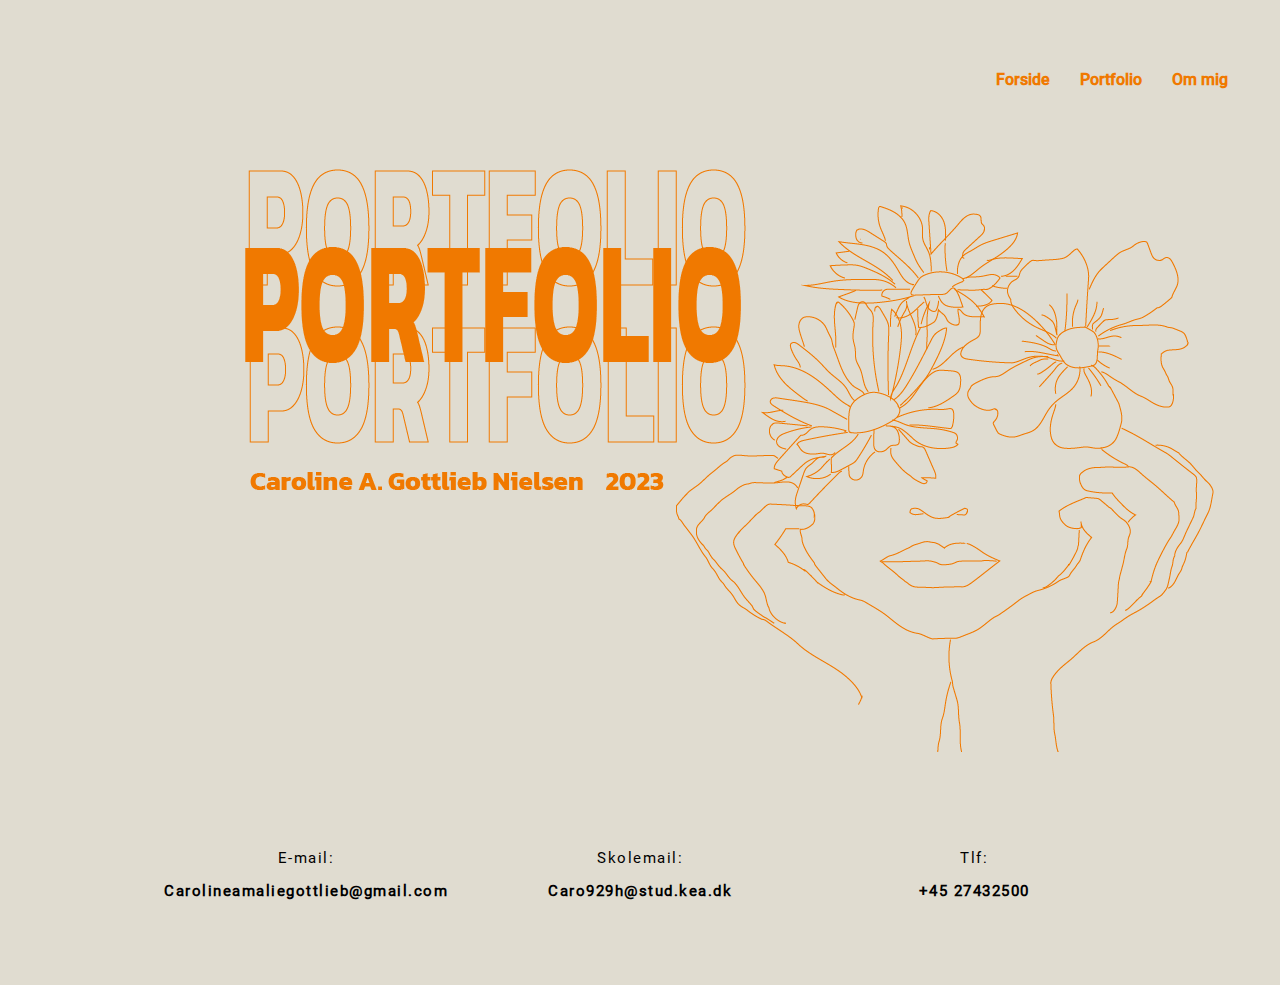
<file: index.html>
<!DOCTYPE html>
<html lang="da">
  <head>
    <meta charset="UTF-8" />
    <meta http-equiv="X-UA-Compatible" content="IE=edge" />
    <meta name="viewport" content="width=device-width, initial-scale=1.0" />
    <meta name="robots" content="noindex" />
    <title>Portfolio eksamen</title>
    <link rel="stylesheet" href="generel.css" />
    <link rel="stylesheet" href="layout.css" />
    <link rel="icon" type="image/svg+xml" href="billeder/favicon1.png" />
  </head>
  <body>
    <header>
      <div class="logo">
        <a href="index.html"></a>
      </div>

      <nav class="index_nav">
        <button class="toggle-btn">
          <img class="menubtn" src="billeder/Menu.svg" alt="" />
          <img class="close" src="billeder/Menu_luk.svg" alt="" />
        </button>
        <ul class="index_menu">
          <li><a href="index.html"> Forside</a></li>
          <li><a href="portfolio.html">Portfolio</a></li>
          <li><a href="om_mig.html">Om mig</a></li>
        </ul>
      </nav>
    </header>
    <main>
      <img class="forside_billede" src="billeder/forside1.png" alt="portfolio" />
      <img class="forside_billede_mobil" src="billeder/forside_mobil.png" alt="portfolio" />
      <hr />
    </main>
    <script src="script.js"></script>
    <footer>
      <section class="section_footer">
        <div class="footer1">
          <p>E-mail:</p>
          <p>
            <a href="mailto:carolineamaliegottlieb@gmail.com"> Carolineamaliegottlieb@gmail.com</a>
          </p>
        </div>
        <div class="footer2">
          <p>Skolemail:</p>
          <p>
            <a href="mailto:caro929h@stud.kea.dk"> Caro929h@stud.kea.dk</a>
          </p>
        </div>
        <div class="footer3">
          <p>Tlf:</p>
          <p>
            <a href="tel:27432500"> +45 27432500 </a>
          </p>
        </div>
      </section>
    </footer>
  </body>
</html>
</file>
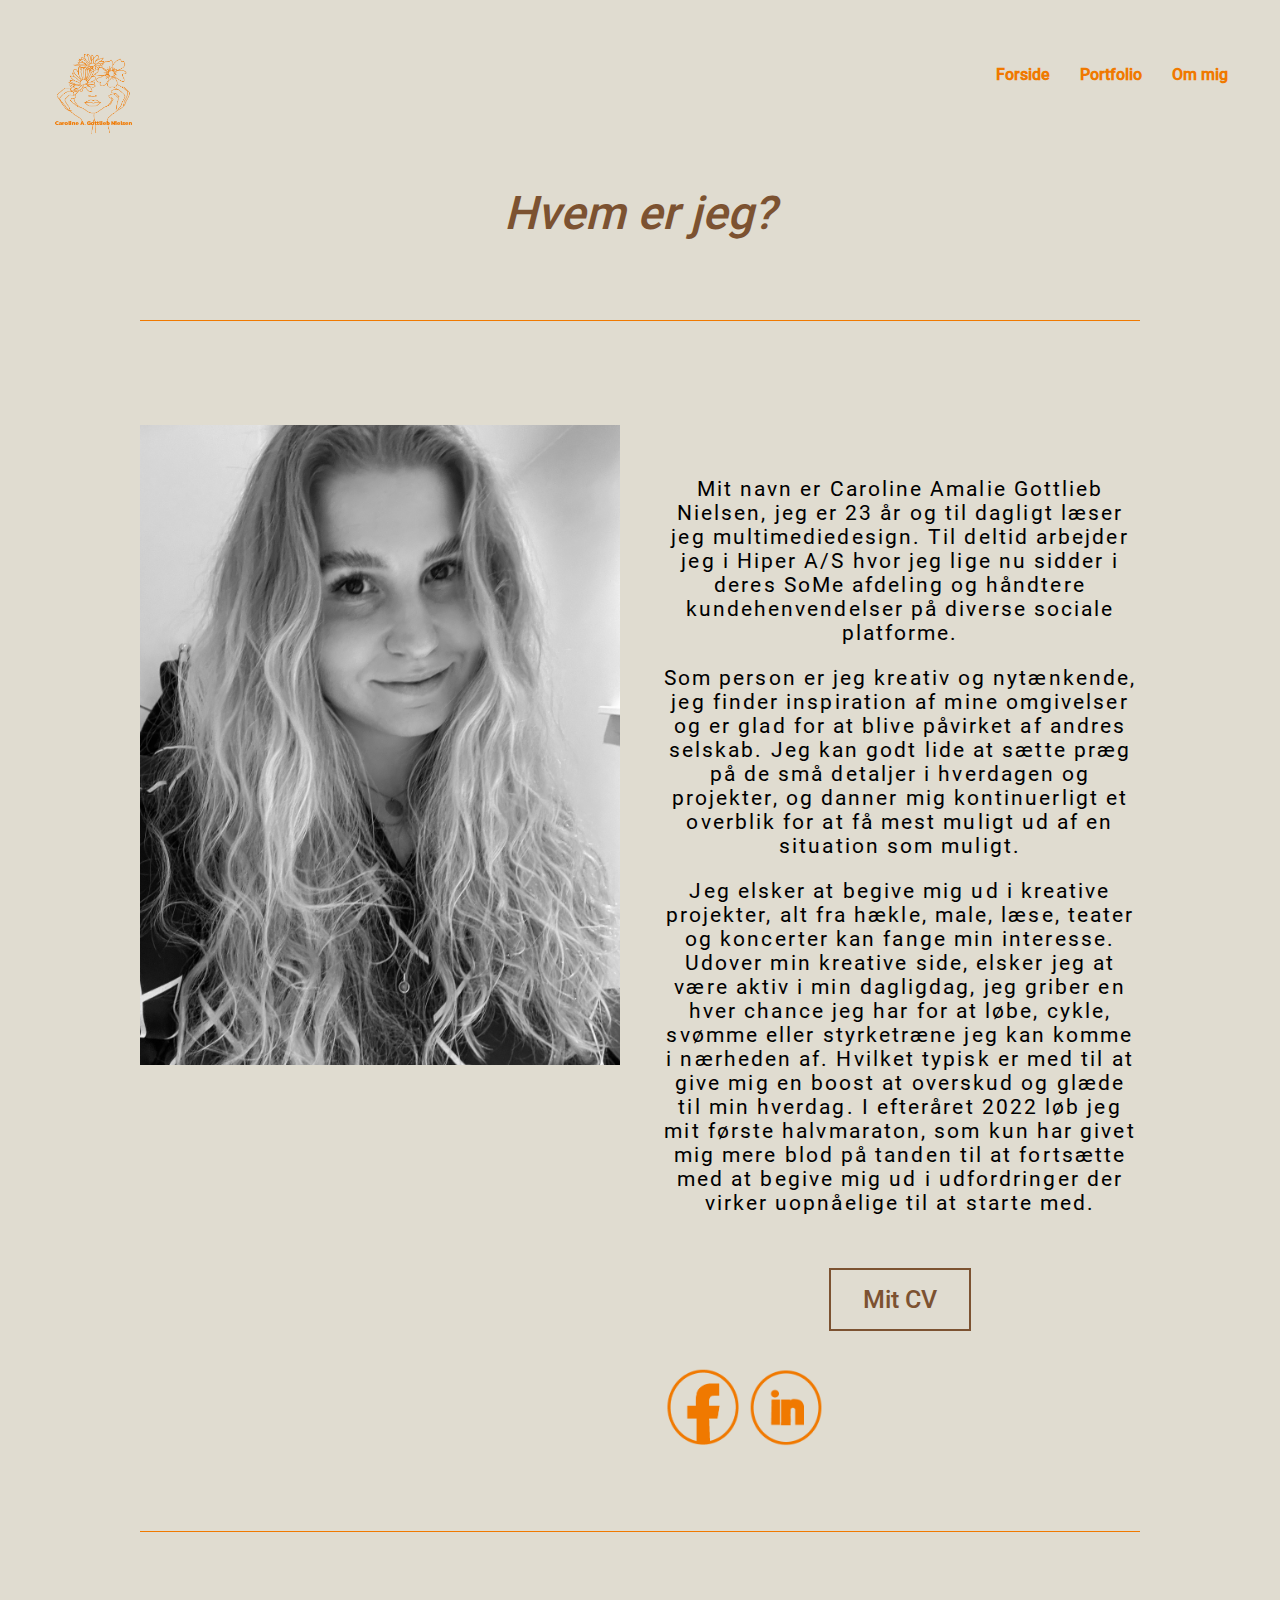
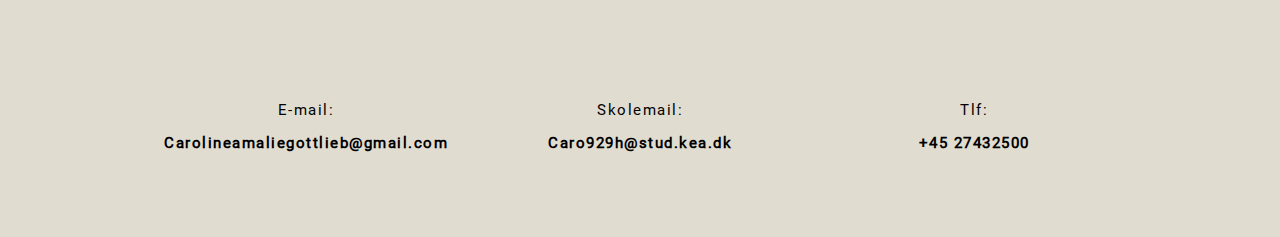
<file: om_mig.html>
<!DOCTYPE html>
<html lang="da">
  <head>
    <meta charset="UTF-8" />
    <meta http-equiv="X-UA-Compatible" content="IE=edge" />
    <meta name="viewport" content="width=device-width, initial-scale=1.0" />
    <meta name="robots" content="noindex" />
    <title>Om Mig</title>
    <link rel="stylesheet" href="generel.css" />
    <link rel="stylesheet" href="layout.css" />
    <link rel="icon" type="image/svg+xml" href="billeder/favicon1.png" />
  </head>
  <body>
    <header>
      <div class="logo">
        <a href="index.html">
          <img src="billeder/logo.png" alt="logo" />
        </a>
      </div>

      <nav class="index_nav">
        <button class="toggle-btn">
          <img class="menubtn" src="billeder/Menu.svg" alt="" />
          <img class="close" src="billeder/Menu_luk.svg" alt="" />
        </button>
        <ul>
          <li><a href="index.html"> Forside</a></li>
          <li><a href="portfolio.html">Portfolio</a></li>
          <li><a href="om_mig.html">Om mig</a></li>
        </ul>
      </nav>
    </header>
    <main class="main_grid">
      <section class="first_section">
        <h2 class="portfolio">Hvem er jeg?</h2>
        <hr />
      </section>
      <section class="second_section">
        <div class="ommig_grid">
          <img class="mig_billede" src="mig/IMG_5703.jpeg" alt="" />
          <div>
            <p>
              Mit navn er Caroline Amalie Gottlieb Nielsen, jeg er 23 år og til dagligt læser jeg multimediedesign. Til deltid arbejder jeg i Hiper A/S hvor jeg lige nu sidder i deres SoMe afdeling og håndtere kundehenvendelser på diverse sociale
              platforme.
            </p>
            <p>
              Som person er jeg kreativ og nytænkende, jeg finder inspiration af mine omgivelser og er glad for at blive påvirket af andres selskab. Jeg kan godt lide at sætte præg på de små detaljer i hverdagen og projekter, og danner mig
              kontinuerligt et overblik for at få mest muligt ud af en situation som muligt.
            </p>
            <p>
              Jeg elsker at begive mig ud i kreative projekter, alt fra hækle, male, læse, teater og koncerter kan fange min interesse. Udover min kreative side, elsker jeg at være aktiv i min dagligdag, jeg griber en hver chance jeg har for at løbe,
              cykle, svømme eller styrketræne jeg kan komme i nærheden af. Hvilket typisk er med til at give mig en boost at overskud og glæde til min hverdag. I efteråret 2022 løb jeg mit første halvmaraton, som kun har givet mig mere blod på tanden
              til at fortsætte med at begive mig ud i udfordringer der virker uopnåelige til at starte med.
            </p>
            <div class="knap">
              <a href="billeder/CarolineCV.pdf"> Mit CV</a>
            </div>
            <div class="socialemedia">
              <a href="https://www.facebook.com/Carolineamaliegottlieb"
                ><i class="icon ion-social-instagram"> <img src="billeder/fb.png" alt="facebook icon" /></i
              ></a>
              <a href="https://www.linkedin.com/in/caroline-amalie-gottlieb-976a40233/"
                ><i class="icon ion-social-instagram"> <img src="billeder/linkedin.png" alt="linkedin icon" /></i
              ></a>
            </div>
          </div>
        </div>

        <hr />
      </section>
    </main>
    <script src="script.js"></script>
    <footer>
      <section class="section_footer">
        <div class="footer1">
          <p>E-mail:</p>
          <p>
            <a href="mailto:carolineamaliegottlieb@gmail.com"> Carolineamaliegottlieb@gmail.com</a>
          </p>
        </div>
        <div class="footer2">
          <p>Skolemail:</p>
          <p>
            <a href="mailto:caro929h@stud.kea.dk"> Caro929h@stud.kea.dk</a>
          </p>
        </div>
        <div class="footer3">
          <p>Tlf:</p>
          <p>
            <a href="tel:27432500"> +45 27432500 </a>
          </p>
        </div>
      </section>
    </footer>
  </body>
</html>
</file>
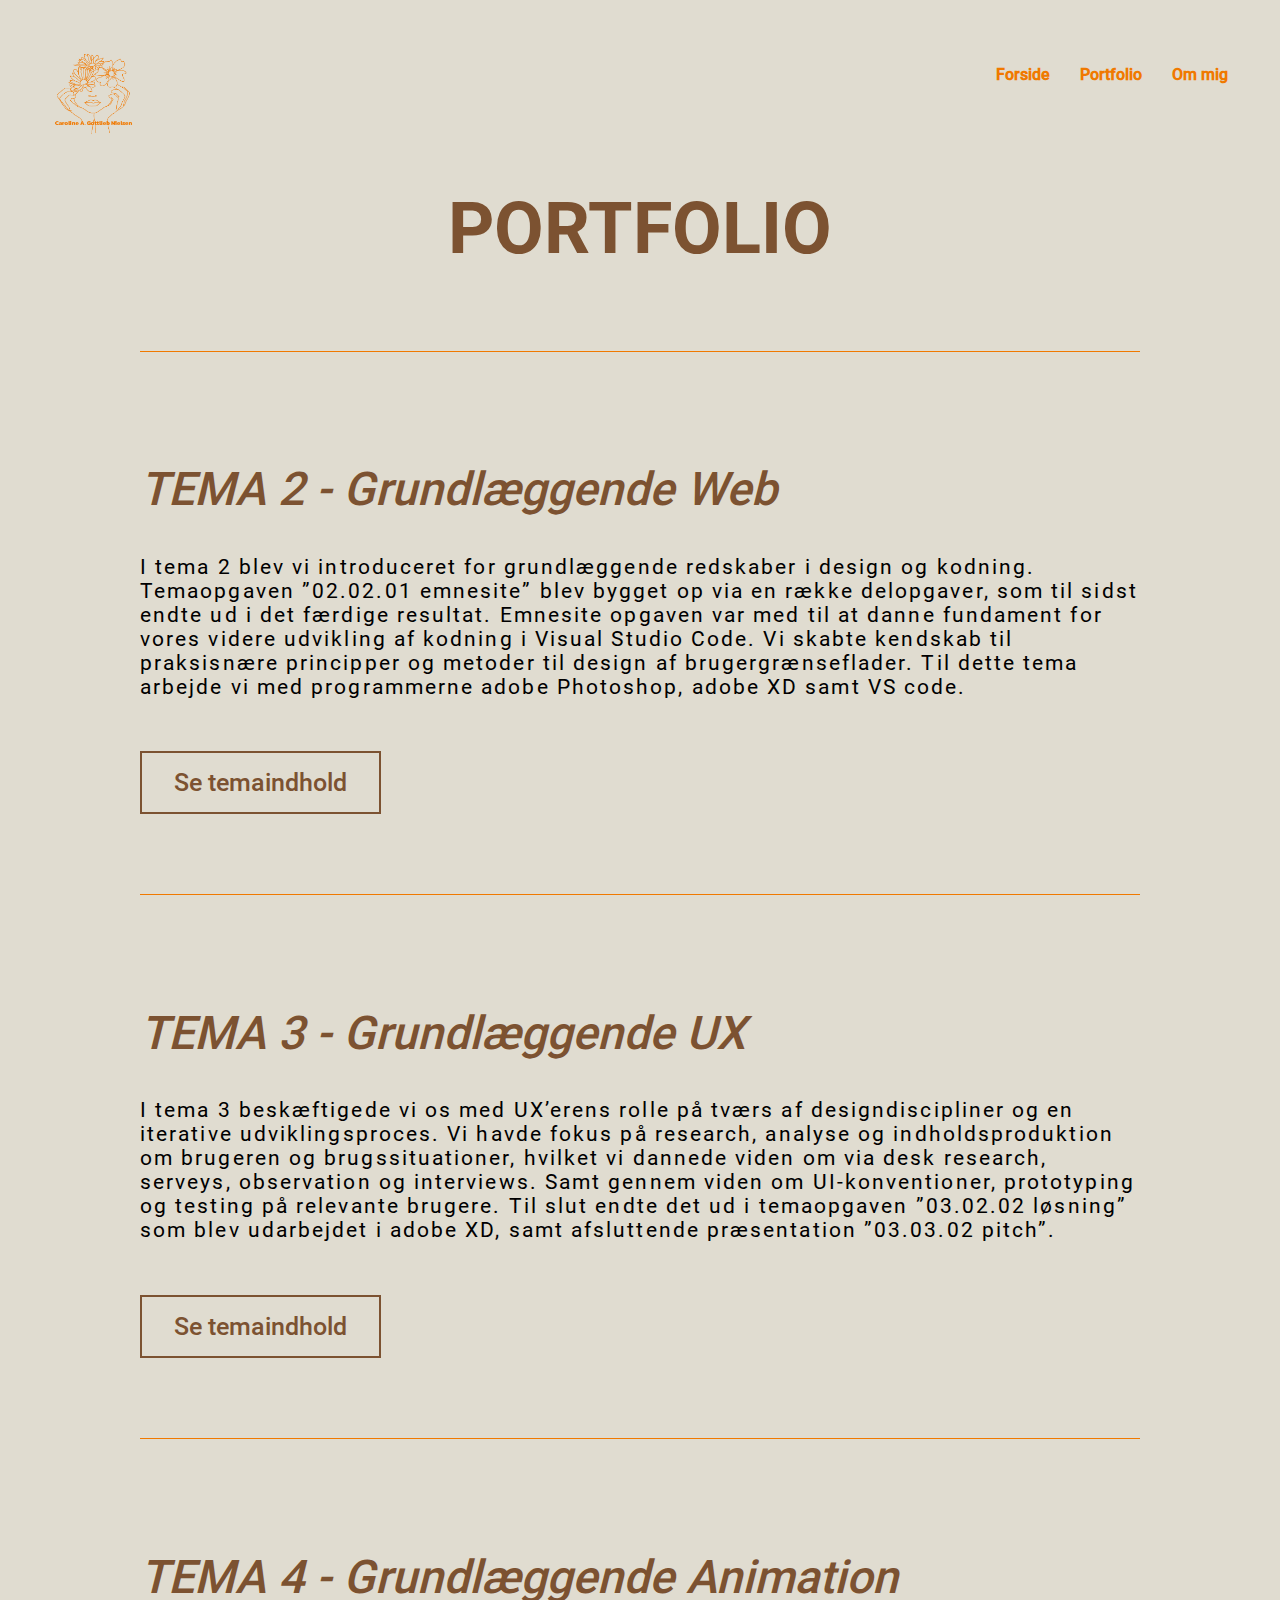
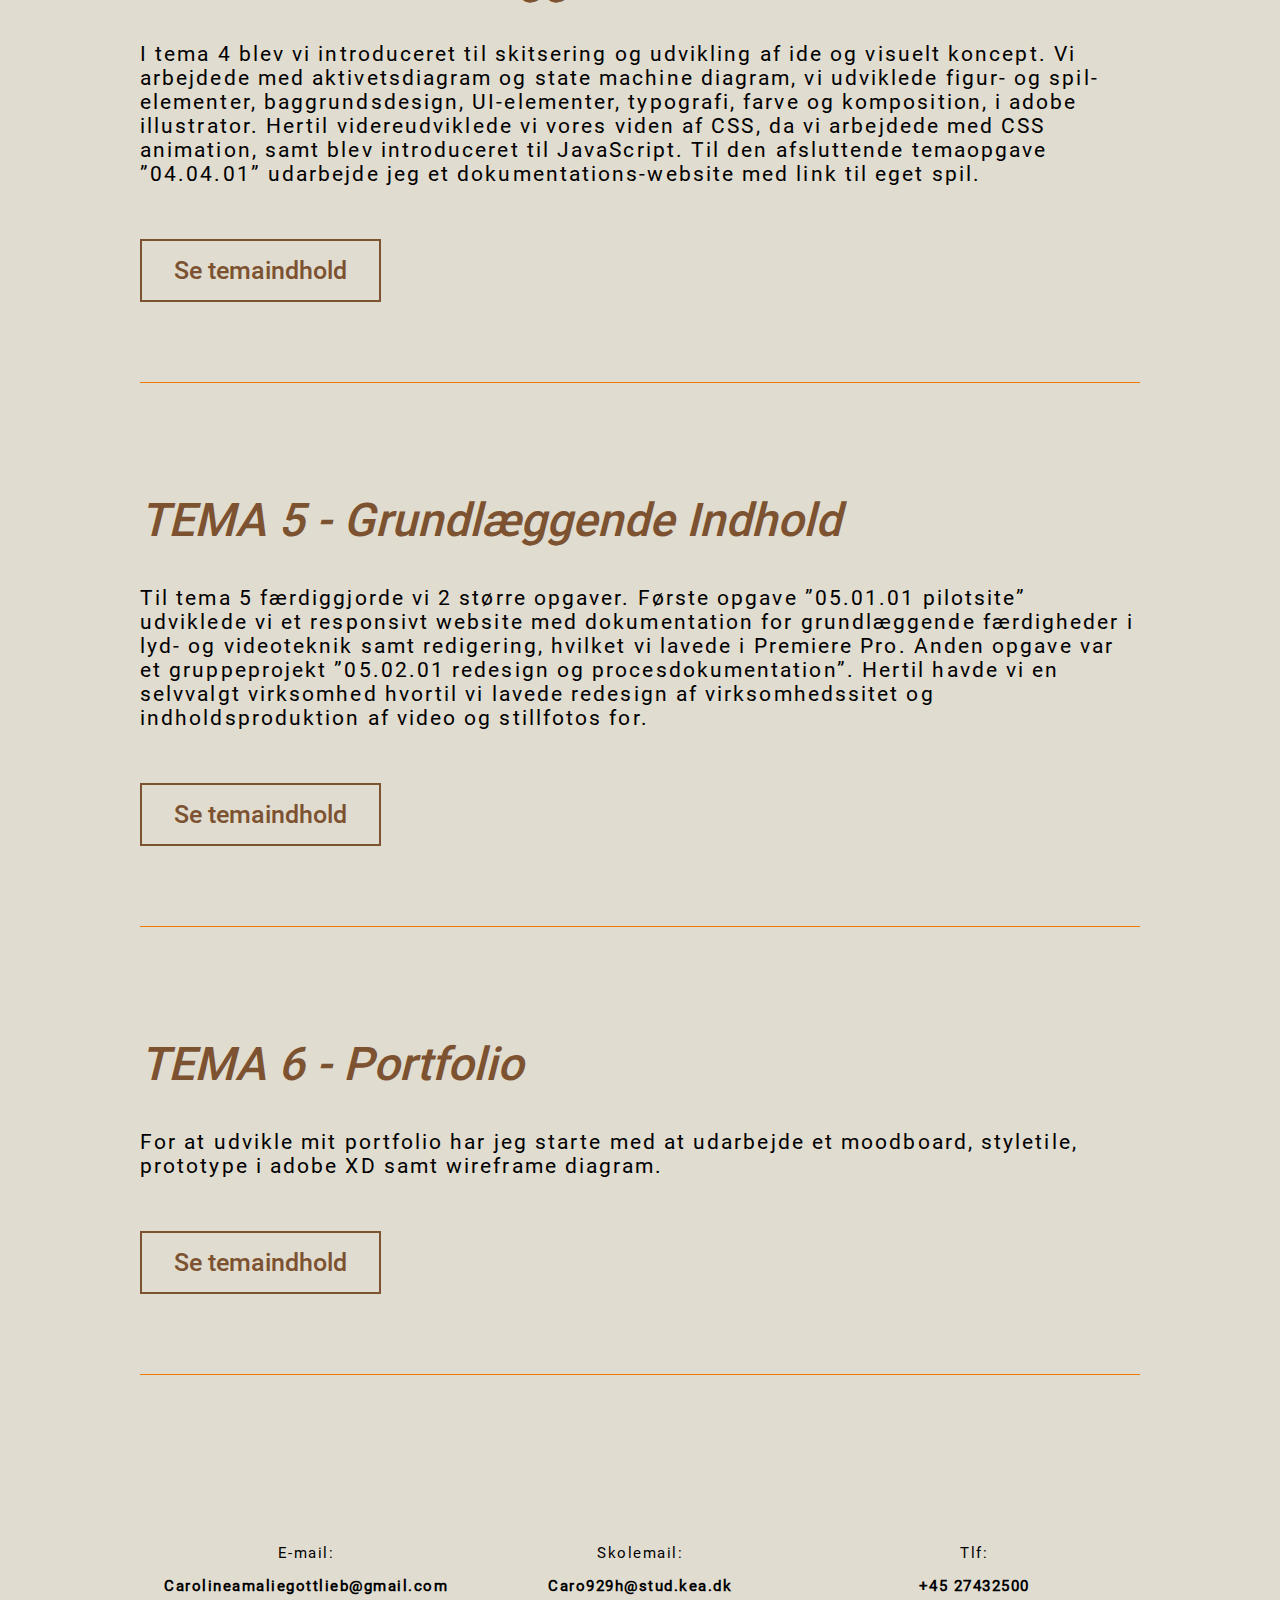
<file: portfolio.html>
<!DOCTYPE html>
<html lang="da">
  <head>
    <meta charset="UTF-8" />
    <meta http-equiv="X-UA-Compatible" content="IE=edge" />
    <meta name="viewport" content="width=device-width, initial-scale=1.0" />
    <meta name="robots" content="noindex" />
    <title>Portfolio eksamen</title>
    <link rel="stylesheet" href="generel.css" />
    <link rel="stylesheet" href="layout.css" />
    <link rel="icon" type="image/svg+xml" href="billeder/favicon1.png" />
  </head>
  <body>
    <header>
      <div class="logo">
        <a href="index.html">
          <img src="billeder/logo.png" alt="logo" />
        </a>
      </div>
      <nav class="index_nav">
        <button class="toggle-btn">
          <img class="menubtn" src="billeder/Menu.svg" alt="" />
          <img class="close" src="billeder/Menu_luk.svg" alt="" />
        </button>
        <ul>
          <li><a href="index.html"> Forside</a></li>
          <li><a href="portfolio.html">Portfolio</a></li>
          <li><a href="om_mig.html">Om mig</a></li>
        </ul>
      </nav>
    </header>
    <main class="main_grid">
      <!-- en eller flere sider som præsentererdine 1. semesteropgaver. Det er vigtigt, at du også linker til opgave løsninger-->

      <section class="first_section">
        <h1 class="portfolio">PORTFOLIO</h1>
        <hr />
      </section>
      <section class="p_second_section">
        <h2>TEMA 2 - Grundlæggende Web</h2>
        <div class="section_wrapper">
          <article>
            <p class="tekst_web">
              I tema 2 blev vi introduceret for grundlæggende redskaber i design og kodning. Temaopgaven ”02.02.01 emnesite” blev bygget op via en række delopgaver, som til sidst endte ud i det færdige resultat. Emnesite opgaven var med til at danne
              fundament for vores videre udvikling af kodning i Visual Studio Code. Vi skabte kendskab til praksisnære principper og metoder til design af brugergrænseflader. Til dette tema arbejde vi med programmerne adobe Photoshop, adobe XD samt
              VS code.
            </p>
            <p class="tekst_mobil">I tema 2 blev vi introduceret for grundlæggende redskaber i design og kodning. Temaopgaven ”02.02.01 emnesite” blev bygget op via en række delopgaver, som til sidst endte ud i det færdige resultat....</p>
            <div class="knap">
              <a href="tema2.html"> Se temaindhold</a>
            </div>
          </article>
        </div>

        <hr />
      </section>
      <section class="p_third_section">
        <h2>TEMA 3 - Grundlæggende UX</h2>
        <div class="section_wrapper">
          <article>
            <p class="tekst_web">
              I tema 3 beskæftigede vi os med UX’erens rolle på tværs af designdiscipliner og en iterative udviklingsproces. Vi havde fokus på research, analyse og indholdsproduktion om brugeren og brugssituationer, hvilket vi dannede viden om via
              desk research, serveys, observation og interviews. Samt gennem viden om UI-konventioner, prototyping og testing på relevante brugere. Til slut endte det ud i temaopgaven ”03.02.02 løsning” som blev udarbejdet i adobe XD, samt
              afsluttende præsentation ”03.03.02 pitch”.
            </p>
            <p class="tekst_mobil">I tema 3 beskæftigede vi os med UX’erens rolle på tværs af designdiscipliner og en iterative udviklingsproces...</p>
            <div class="knap">
              <a href="tema3.html"> Se temaindhold</a>
            </div>
          </article>
        </div>

        <hr />
      </section>

      <section class="p_fourth_section">
        <h2>TEMA 4 - Grundlæggende Animation</h2>
        <div class="section_wrapper">
          <article>
            <p class="tekst_web">
              I tema 4 blev vi introduceret til skitsering og udvikling af ide og visuelt koncept. Vi arbejdede med aktivetsdiagram og state machine diagram, vi udviklede figur- og spil- elementer, baggrundsdesign, UI-elementer, typografi, farve og
              komposition, i adobe illustrator. Hertil videreudviklede vi vores viden af CSS, da vi arbejdede med CSS animation, samt blev introduceret til JavaScript. Til den afsluttende temaopgave ”04.04.01” udarbejde jeg et dokumentations-website
              med link til eget spil.
            </p>
            <p class="tekst_mobil">
              I tema 4 blev vi introduceret til skitsering og udvikling af ide og visuelt koncept. Vi arbejdede med aktivetsdiagram og state machine diagram, vi udviklede figur- og spil- elementer, baggrundsdesign, UI-elementer, typografi, farve og
              komposition...
            </p>
            <div class="knap">
              <a href="tema4.html"> Se temaindhold</a>
            </div>
          </article>
        </div>

        <hr />
      </section>

      <section class="p_fifth_section">
        <h2>TEMA 5 - Grundlæggende Indhold</h2>
        <div class="section_wrapper">
          <article>
            <p class="tekst_web">
              Til tema 5 færdiggjorde vi 2 større opgaver. Første opgave ”05.01.01 pilotsite” udviklede vi et responsivt website med dokumentation for grundlæggende færdigheder i lyd- og videoteknik samt redigering, hvilket vi lavede i Premiere Pro.
              Anden opgave var et gruppeprojekt ”05.02.01 redesign og procesdokumentation”. Hertil havde vi en selvvalgt virksomhed hvortil vi lavede redesign af virksomhedssitet og indholdsproduktion af video og stillfotos for.
            </p>
            <p class="tekst_mobil">Til tema 5 færdiggjorde vi 2 større opgaver. Første opgave ”05.01.01 pilotsite” udviklede vi et responsivt website med dokumentation for grundlæggende færdigheder i lyd- og videoteknik samt redigering...</p>
            <div class="knap">
              <a href="tema5.html"> Se temaindhold</a>
            </div>
          </article>
        </div>

        <hr />
      </section>
      <section class="p_six_section">
        <h2>TEMA 6 - Portfolio</h2>
        <div class="section_wrapper">
          <article>
            <p>For at udvikle mit portfolio har jeg starte med at udarbejde et moodboard, styletile, prototype i adobe XD samt wireframe diagram.</p>
            <div class="knap">
              <a href="tema6.html"> Se temaindhold</a>
            </div>
          </article>
        </div>

        <hr />
      </section>
    </main>
    <script src="script.js"></script>

    <footer>
      <section class="section_footer">
        <div class="footer1">
          <p>E-mail:</p>
          <p>
            <a href="mailto:carolineamaliegottlieb@gmail.com"> Carolineamaliegottlieb@gmail.com</a>
          </p>
        </div>
        <div class="footer2">
          <p>Skolemail:</p>
          <p>
            <a href="mailto:caro929h@stud.kea.dk"> Caro929h@stud.kea.dk</a>
          </p>
        </div>
        <div class="footer3">
          <p>Tlf:</p>
          <p>
            <a href="tel:27432500"> +45 27432500 </a>
          </p>
        </div>
      </section>
    </footer>
  </body>
</html>
</file>
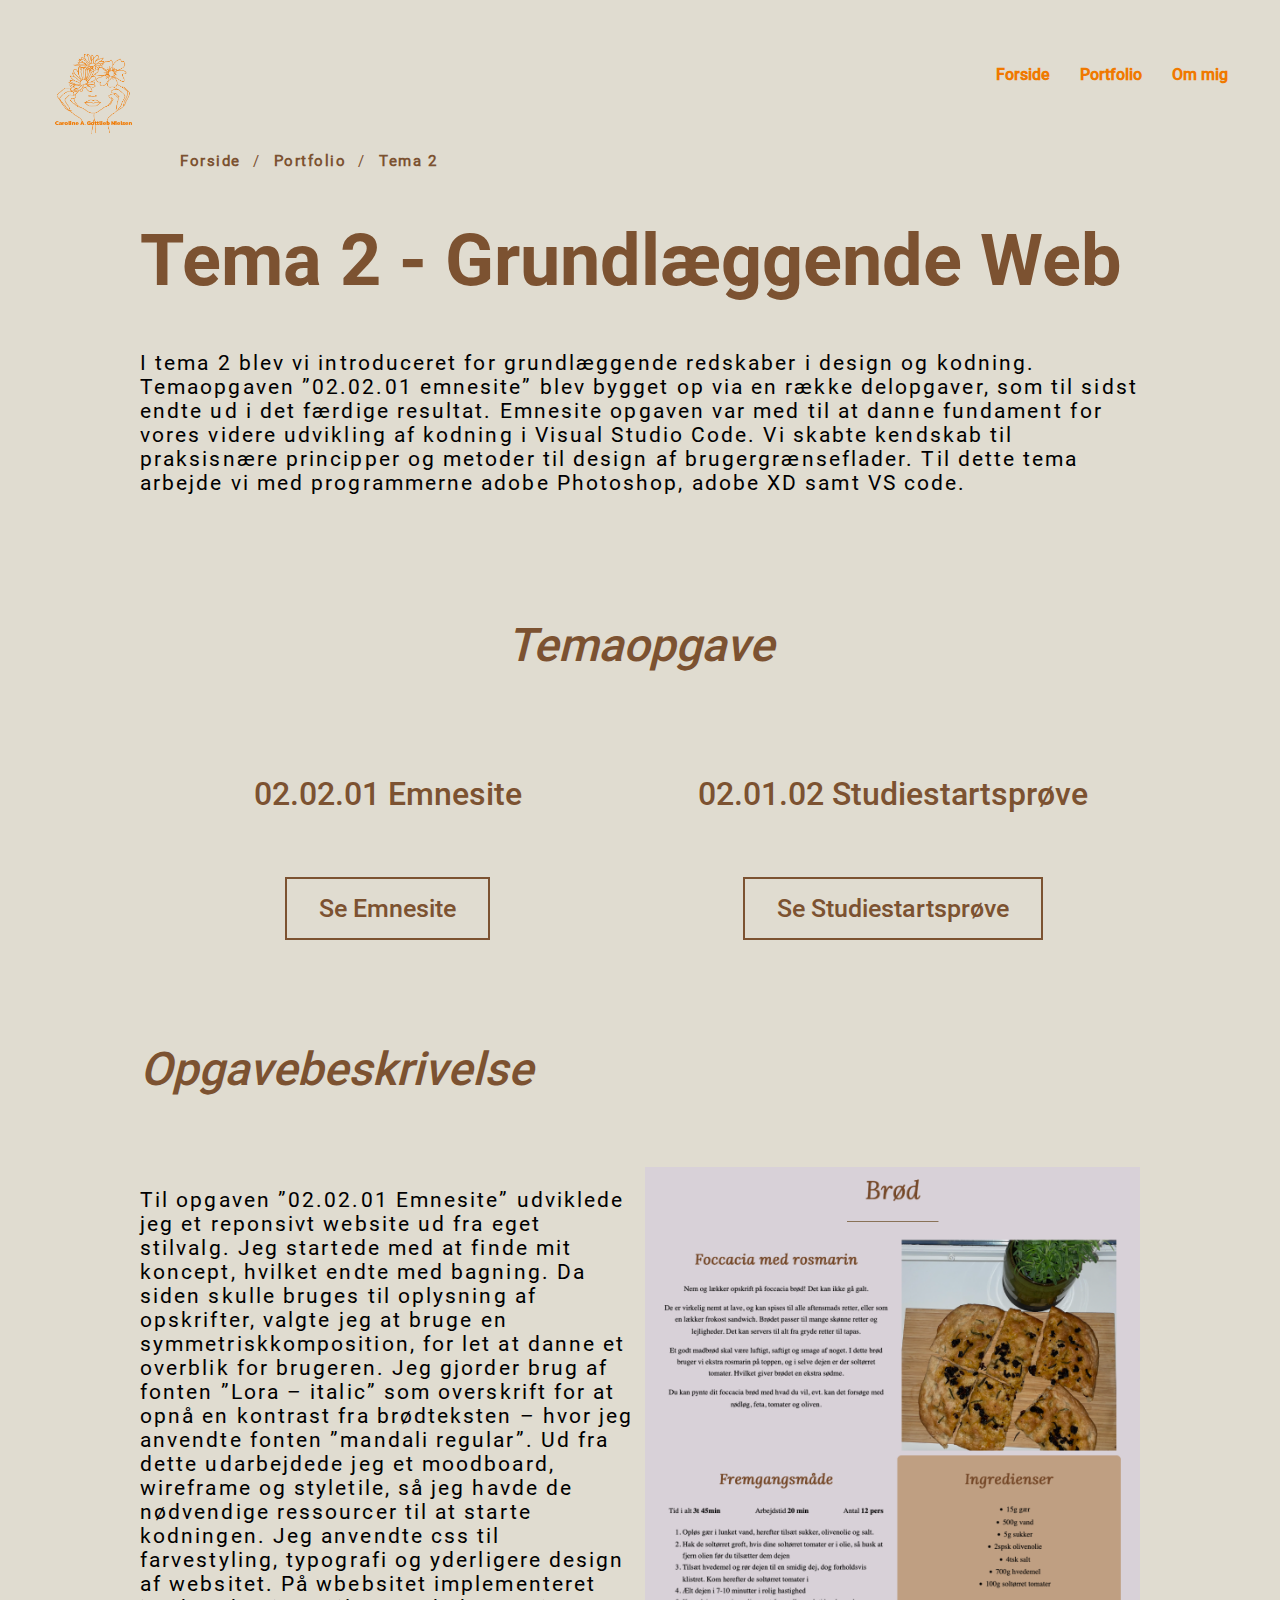
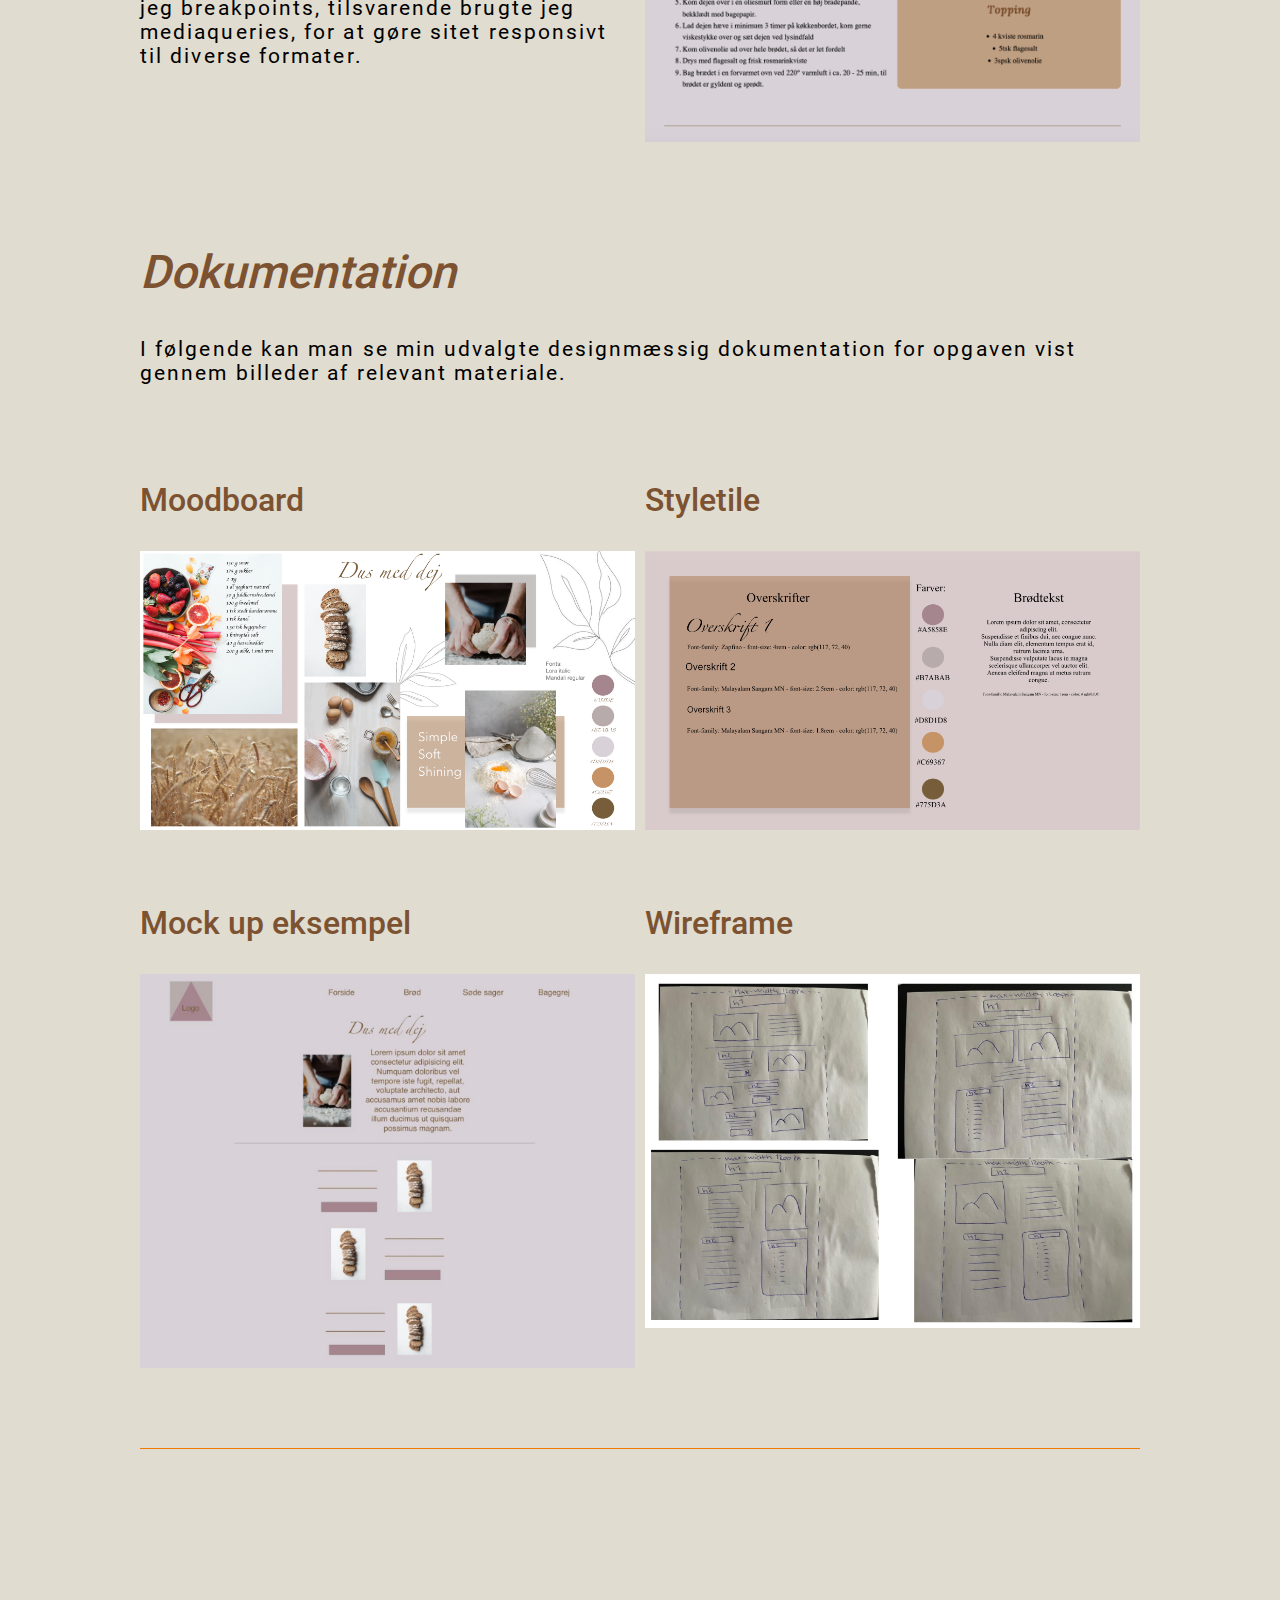
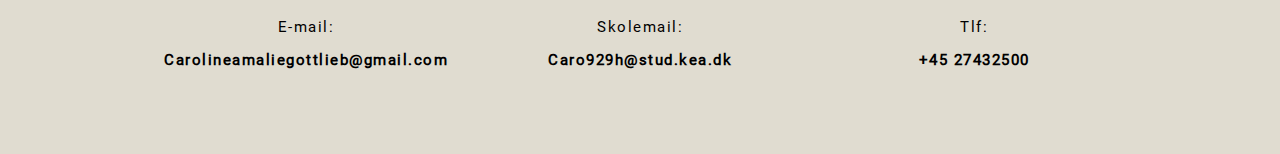
<file: tema2.html>
<!DOCTYPE html>
<html lang="da">
  <head>
    <meta charset="UTF-8" />
    <meta http-equiv="X-UA-Compatible" content="IE=edge" />
    <meta name="viewport" content="width=device-width, initial-scale=1.0" />
    <meta name="robots" content="noindex" />
    <title>Tema 2</title>
    <link rel="stylesheet" href="generel.css" />
    <link rel="stylesheet" href="layout.css" />
    <link rel="icon" type="image/svg+xml" href="billeder/favicon1.png" />
  </head>
  <body>
    <header>
      <div class="logo">
        <a href="index.html">
          <img src="billeder/logo.png" alt="logo" />
        </a>
      </div>

      <nav class="index_nav">
        <button class="toggle-btn">
          <img class="menubtn" src="billeder/Menu.svg" alt="" />
          <img class="close" src="billeder/Menu_luk.svg" alt="" />
        </button>
        <ul>
          <li><a href="index.html"> Forside</a></li>
          <li><a href="portfolio.html">Portfolio</a></li>
          <li><a href="om_mig.html">Om mig</a></li>
        </ul>
      </nav>
    </header>
    <main>
      <section class="first_section">
        <ol class="breadcrumb">
          <li><a href="index.html">Forside</a></li>
          <li><a href="portfolio.html">Portfolio</a></li>
          <li><a href="tema2.html">Tema 2</a></li>
        </ol>
        <h1>Tema 2 - Grundlæggende Web</h1>
        <p>
          I tema 2 blev vi introduceret for grundlæggende redskaber i design og kodning. Temaopgaven ”02.02.01 emnesite” blev bygget op via en række delopgaver, som til sidst endte ud i det færdige resultat. Emnesite opgaven var med til at danne
          fundament for vores videre udvikling af kodning i Visual Studio Code. Vi skabte kendskab til praksisnære principper og metoder til design af brugergrænseflader. Til dette tema arbejde vi med programmerne adobe Photoshop, adobe XD samt VS
          code.
        </p>
      </section>
      <hr />

      <section class="second_section">
        <h2>Temaopgave</h2>
        <div class="tema3_grid">
          <div>
            <h3>02.02.01 Emnesite</h3>
            <div class="knap">
              <a href="http://carolinegottlieb.dk/kea/02_web/02_emnesite/emnesite/index.html"> Se Emnesite</a>
            </div>
          </div>
          <div>
            <h3>02.01.02 Studiestartsprøve</h3>
            <div class="knap">
              <a href="http://carolinegottlieb.dk/kea/02_web/01_website/website/index.html"> Se Studiestartsprøve</a>
            </div>
          </div>
        </div>
      </section>

      <section class="third_section">
        <h2>Opgavebeskrivelse</h2>
        <div class="tema2_grid">
          <div>
            <p>
              Til opgaven ”02.02.01 Emnesite” udviklede jeg et reponsivt website ud fra eget stilvalg. Jeg startede med at finde mit koncept, hvilket endte med bagning. Da siden skulle bruges til oplysning af opskrifter, valgte jeg at bruge en
              symmetriskkomposition, for let at danne et overblik for brugeren. Jeg gjorder brug af fonten ”Lora – italic” som overskrift for at opnå en kontrast fra brødteksten – hvor jeg anvendte fonten ”mandali regular”. Ud fra dette udarbejdede
              jeg et moodboard, wireframe og styletile, så jeg havde de nødvendige ressourcer til at starte kodningen. Jeg anvendte css til farvestyling, typografi og yderligere design af websitet. På wbebsitet implementeret jeg breakpoints,
              tilsvarende brugte jeg mediaqueries, for at gøre sitet responsivt til diverse formater.
            </p>
          </div>
          <div>
            <img src="t2/emnesite_website.png" alt="" />
          </div>
        </div>
      </section>
      <section class="fourth_section">
        <h2>Dokumentation</h2>
        <p>I følgende kan man se min udvalgte designmæssig dokumentation for opgaven vist gennem billeder af relevant materiale.</p>
        <div class="tema2_grid">
          <div>
            <h3>Moodboard</h3>
            <img src="t2/Emnesite_moodboard.png" alt="Moodboard" />
          </div>
          <div>
            <h3>Styletile</h3>
            <img src="t2/Emnesite_styletile.png" alt="Styletile" />
          </div>
          <div>
            <h3>Mock up eksempel</h3>
            <img src="t2/t2_mock_up.png" alt="Mock Up" />
          </div>
          <div>
            <h3>Wireframe</h3>
            <img src="t2/wireframe.png" alt="Wireframe" />
          </div>
        </div>
        <hr />
      </section>
    </main>
    <script src="script.js"></script>
    <footer>
      <section class="section_footer">
        <div class="footer1">
          <p>E-mail:</p>
          <p>
            <a href="mailto:carolineamaliegottlieb@gmail.com"> Carolineamaliegottlieb@gmail.com</a>
          </p>
        </div>
        <div class="footer2">
          <p>Skolemail:</p>
          <p>
            <a href="mailto:caro929h@stud.kea.dk"> Caro929h@stud.kea.dk</a>
          </p>
        </div>
        <div class="footer3">
          <p>Tlf:</p>
          <p>
            <a href="tel:27432500"> +45 27432500 </a>
          </p>
        </div>
      </section>
    </footer>
  </body>
</html>
</file>
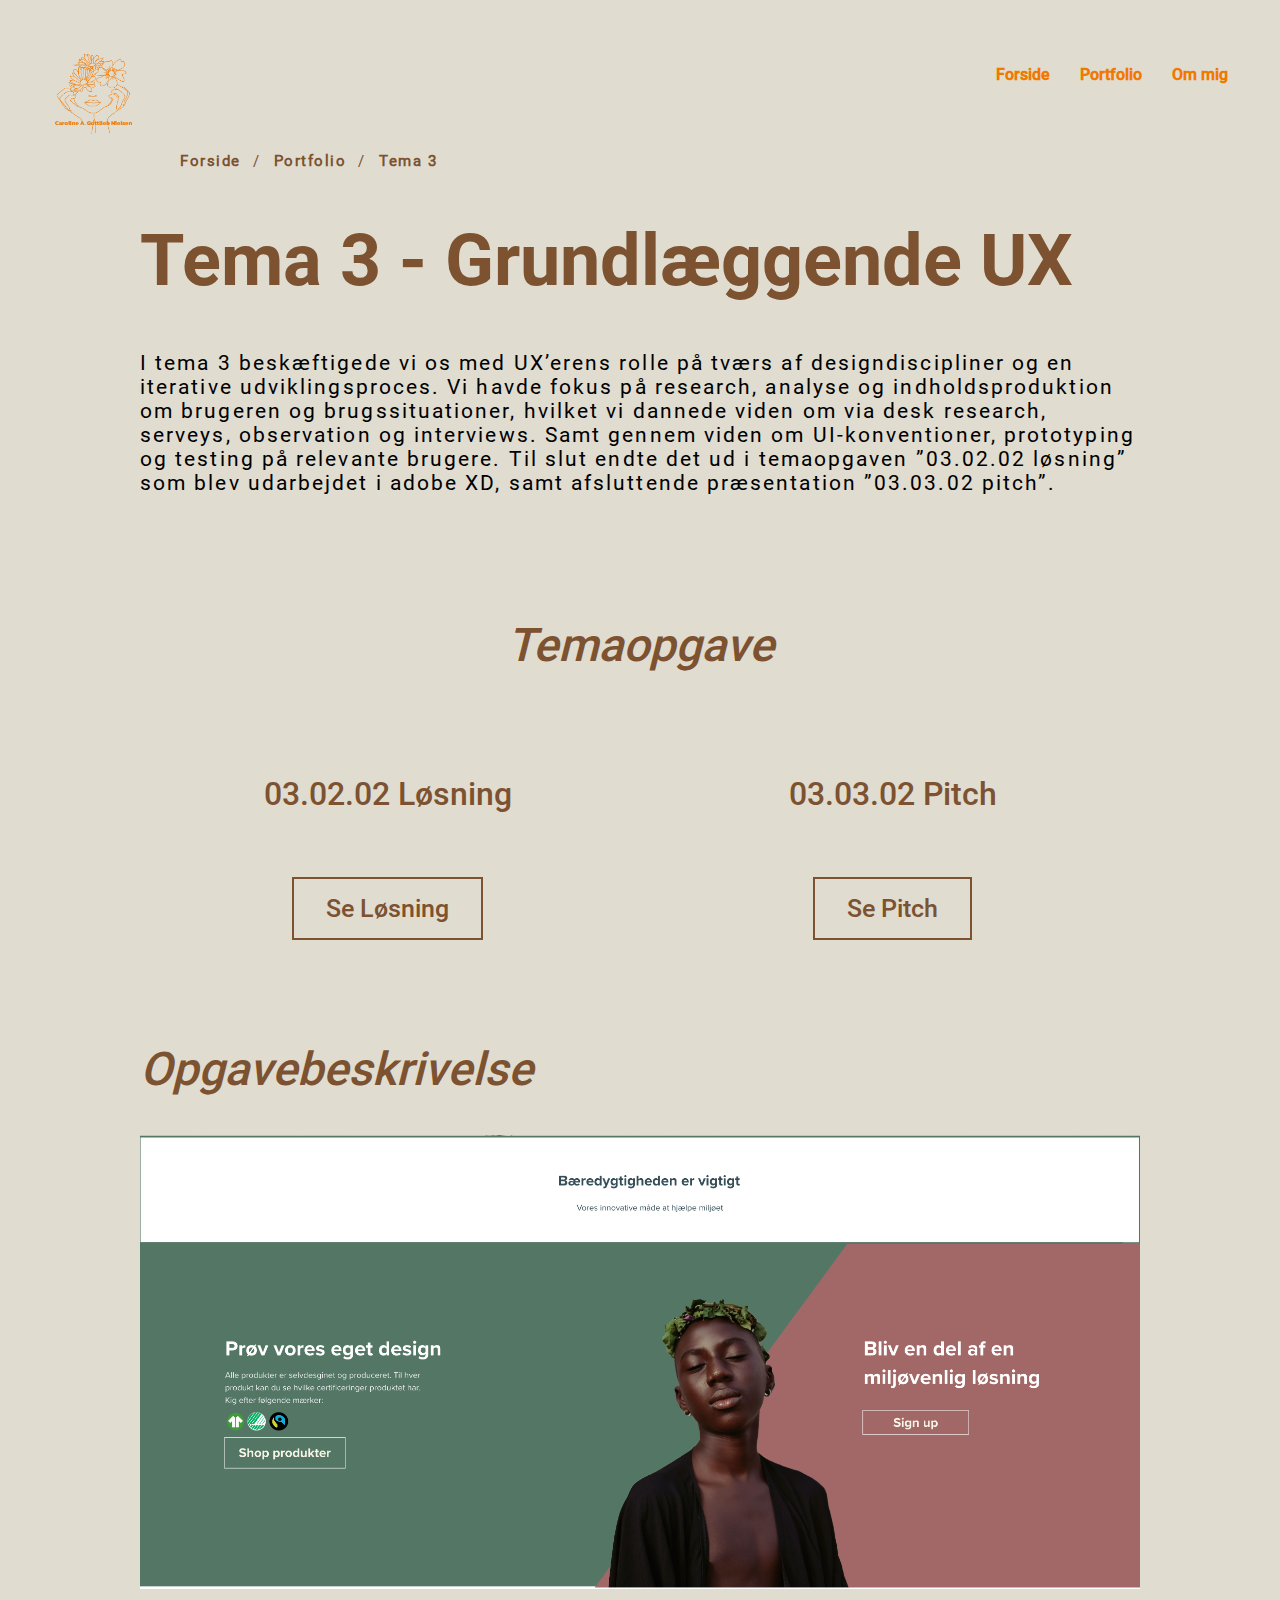
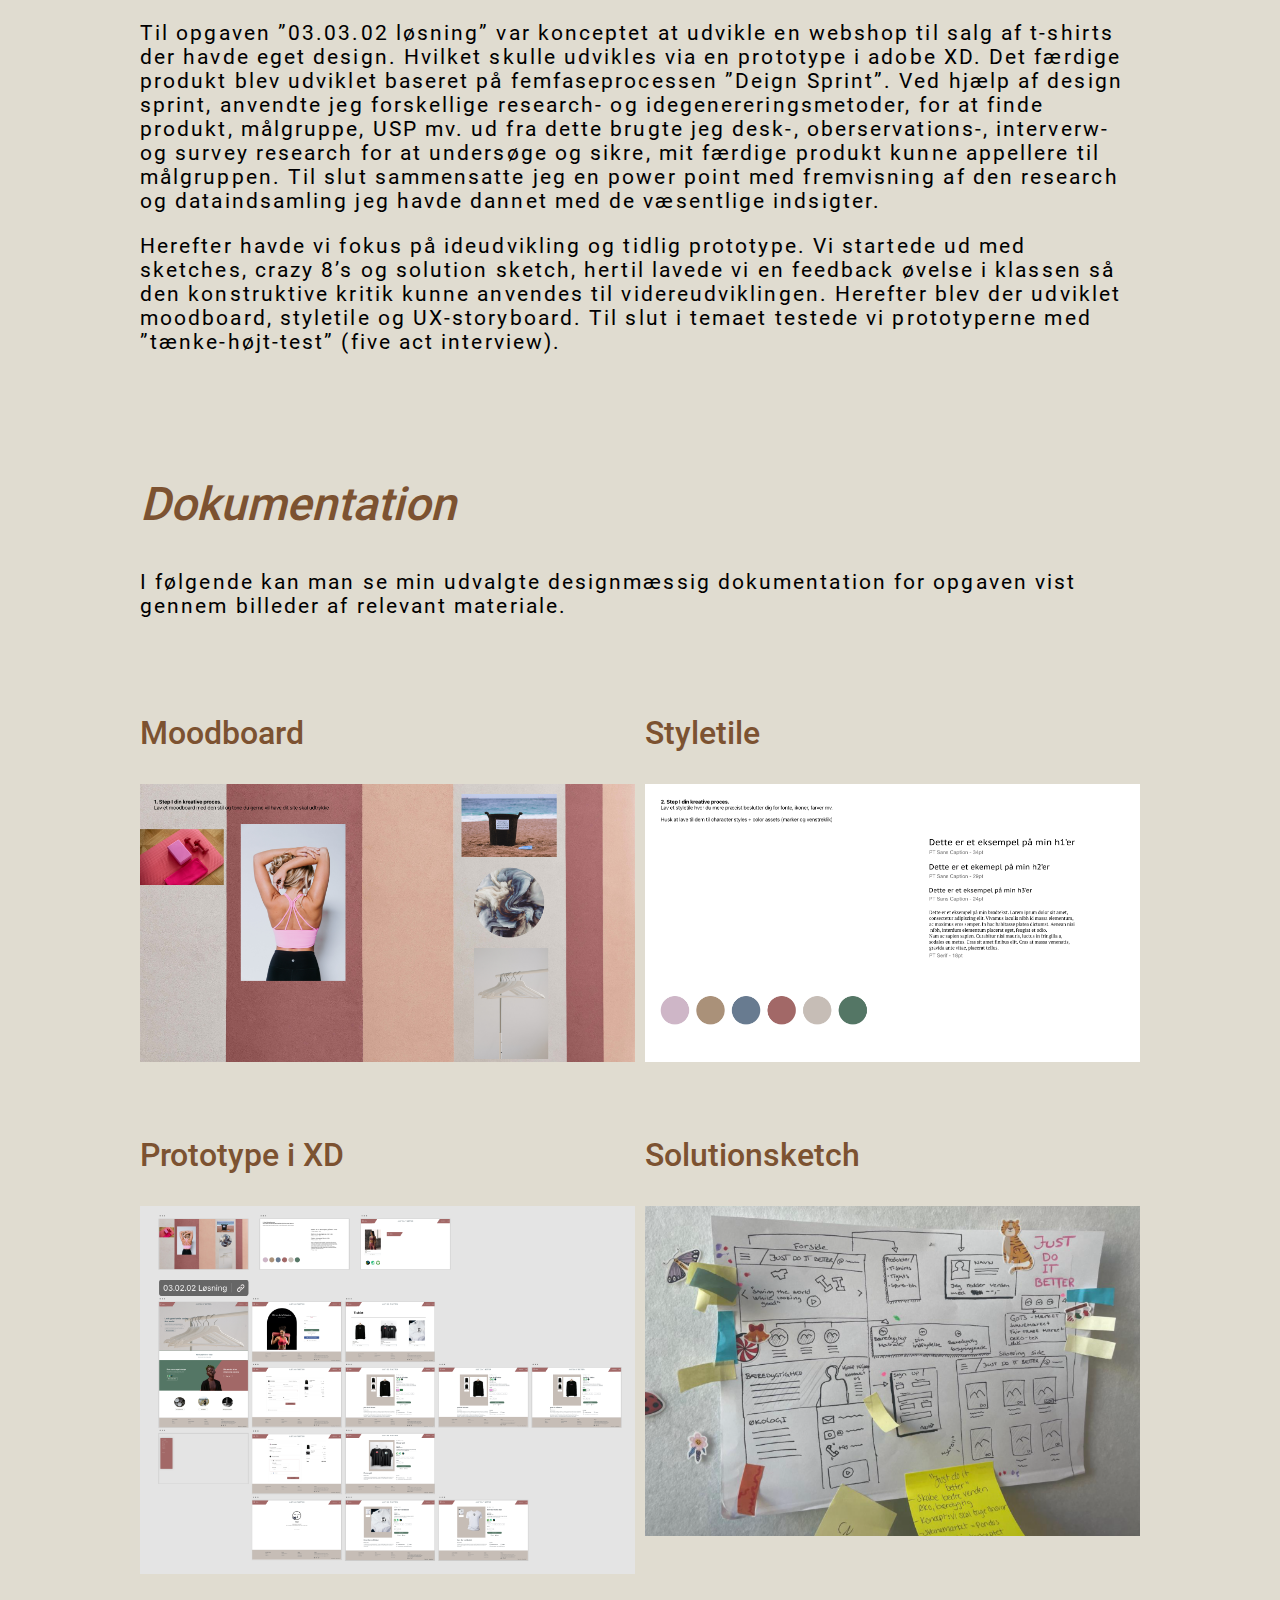
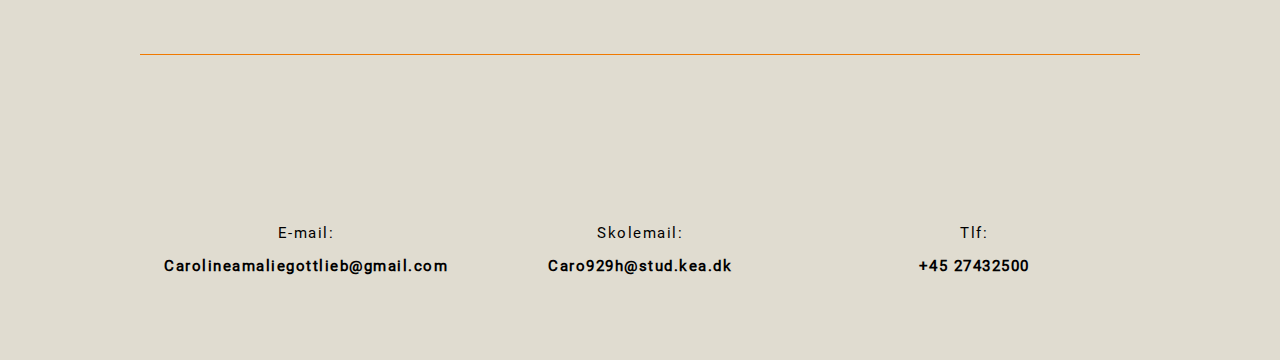
<file: tema3.html>
<!DOCTYPE html>
<html lang="da">
  <head>
    <meta charset="UTF-8" />
    <meta http-equiv="X-UA-Compatible" content="IE=edge" />
    <meta name="viewport" content="width=device-width, initial-scale=1.0" />
    <meta name="robots" content="noindex" />
    <title>Tema 3</title>
    <link rel="stylesheet" href="generel.css" />
    <link rel="stylesheet" href="layout.css" />
    <link rel="icon" type="image/svg+xml" href="billeder/favicon1.png" />
  </head>
  <body>
    <header>
      <div class="logo">
        <a href="index.html">
          <img src="billeder/logo.png" alt="logo" />
        </a>
      </div>

      <nav class="index_nav">
        <button class="toggle-btn">
          <img class="menubtn" src="billeder/Menu.svg" alt="" />
          <img class="close" src="billeder/Menu_luk.svg" alt="" />
        </button>
        <ul>
          <li><a href="index.html"> Forside</a></li>
          <li><a href="portfolio.html">Portfolio</a></li>
          <li><a href="om_mig.html">Om mig</a></li>
        </ul>
      </nav>
    </header>
    <main>
      <section class="first_section">
        <ol class="breadcrumb">
          <li><a href="index.html">Forside</a></li>
          <li><a href="portfolio.html">Portfolio</a></li>
          <li><a href="tema3.html">Tema 3</a></li>
        </ol>
        <h1>Tema 3 - Grundlæggende UX</h1>
        <p>
          I tema 3 beskæftigede vi os med UX’erens rolle på tværs af designdiscipliner og en iterative udviklingsproces. Vi havde fokus på research, analyse og indholdsproduktion om brugeren og brugssituationer, hvilket vi dannede viden om via desk
          research, serveys, observation og interviews. Samt gennem viden om UI-konventioner, prototyping og testing på relevante brugere. Til slut endte det ud i temaopgaven ”03.02.02 løsning” som blev udarbejdet i adobe XD, samt afsluttende
          præsentation ”03.03.02 pitch”.
        </p>
      </section>
      <hr />
      <section class="second_section">
        <h2>Temaopgave</h2>
        <div class="tema3_grid">
          <div>
            <h3>03.02.02 Løsning</h3>
            <div class="knap">
              <a href="https://xd.adobe.com/view/3d57fa99-2331-4d33-8fb0-ffdc97263679-6804/?hints=off"> Se Løsning</a>
            </div>
          </div>
          <div>
            <h3>03.03.02 Pitch</h3>
            <div class="knap">
              <a href="t3/03_03_02_pitch_Caroline.pdf"> Se Pitch</a>
            </div>
          </div>
        </div>
      </section>
      <section class="third_section">
        <h2>Opgavebeskrivelse</h2>
        <div>
          <img src="t3/t3_element.png" alt="Element fra prototype" />
        </div>
        <div>
          <p>
            Til opgaven ”03.03.02 løsning” var konceptet at udvikle en webshop til salg af t-shirts der havde eget design. Hvilket skulle udvikles via en prototype i adobe XD. Det færdige produkt blev udviklet baseret på femfaseprocessen ”Deign
            Sprint”. Ved hjælp af design sprint, anvendte jeg forskellige research- og idegenereringsmetoder, for at finde produkt, målgruppe, USP mv. ud fra dette brugte jeg desk-, oberservations-, interverw- og survey research for at undersøge og
            sikre, mit færdige produkt kunne appellere til målgruppen. Til slut sammensatte jeg en power point med fremvisning af den research og dataindsamling jeg havde dannet med de væsentlige indsigter.
          </p>
          <p>
            Herefter havde vi fokus på ideudvikling og tidlig prototype. Vi startede ud med sketches, crazy 8’s og solution sketch, hertil lavede vi en feedback øvelse i klassen så den konstruktive kritik kunne anvendes til videreudviklingen.
            Herefter blev der udviklet moodboard, styletile og UX-storyboard. Til slut i temaet testede vi prototyperne med ”tænke-højt-test” (five act interview).
          </p>
        </div>
      </section>
      <section class="fourth_section">
        <h2>Dokumentation</h2>
        <p>I følgende kan man se min udvalgte designmæssig dokumentation for opgaven vist gennem billeder af relevant materiale.</p>
        <div class="tema3_grid">
          <div>
            <h3>Moodboard</h3>
            <img src="t3/Moodboard.png" alt="Moodboard" />
          </div>
          <div>
            <h3>Styletile</h3>
            <img src="t3/Styletile.png" alt="Styletile" />
          </div>
          <div>
            <h3>Prototype i XD</h3>
            <img src="t3/prototype_XD.png" alt="Prototype" />
          </div>
          <div>
            <h3>Solutionsketch</h3>
            <img src="t3/soulutions_sketch.png" alt="solutionsketch" />
          </div>
        </div>
        <hr />
      </section>
    </main>
    <script src="script.js"></script>

    <footer>
      <section class="section_footer">
        <div class="footer1">
          <p>E-mail:</p>
          <p>
            <a href="mailto:carolineamaliegottlieb@gmail.com"> Carolineamaliegottlieb@gmail.com</a>
          </p>
        </div>
        <div class="footer2">
          <p>Skolemail:</p>
          <p>
            <a href="mailto:caro929h@stud.kea.dk"> Caro929h@stud.kea.dk</a>
          </p>
        </div>
        <div class="footer3">
          <p>Tlf:</p>
          <p>
            <a href="tel:27432500"> +45 27432500 </a>
          </p>
        </div>
      </section>
    </footer>
  </body>
</html>
</file>
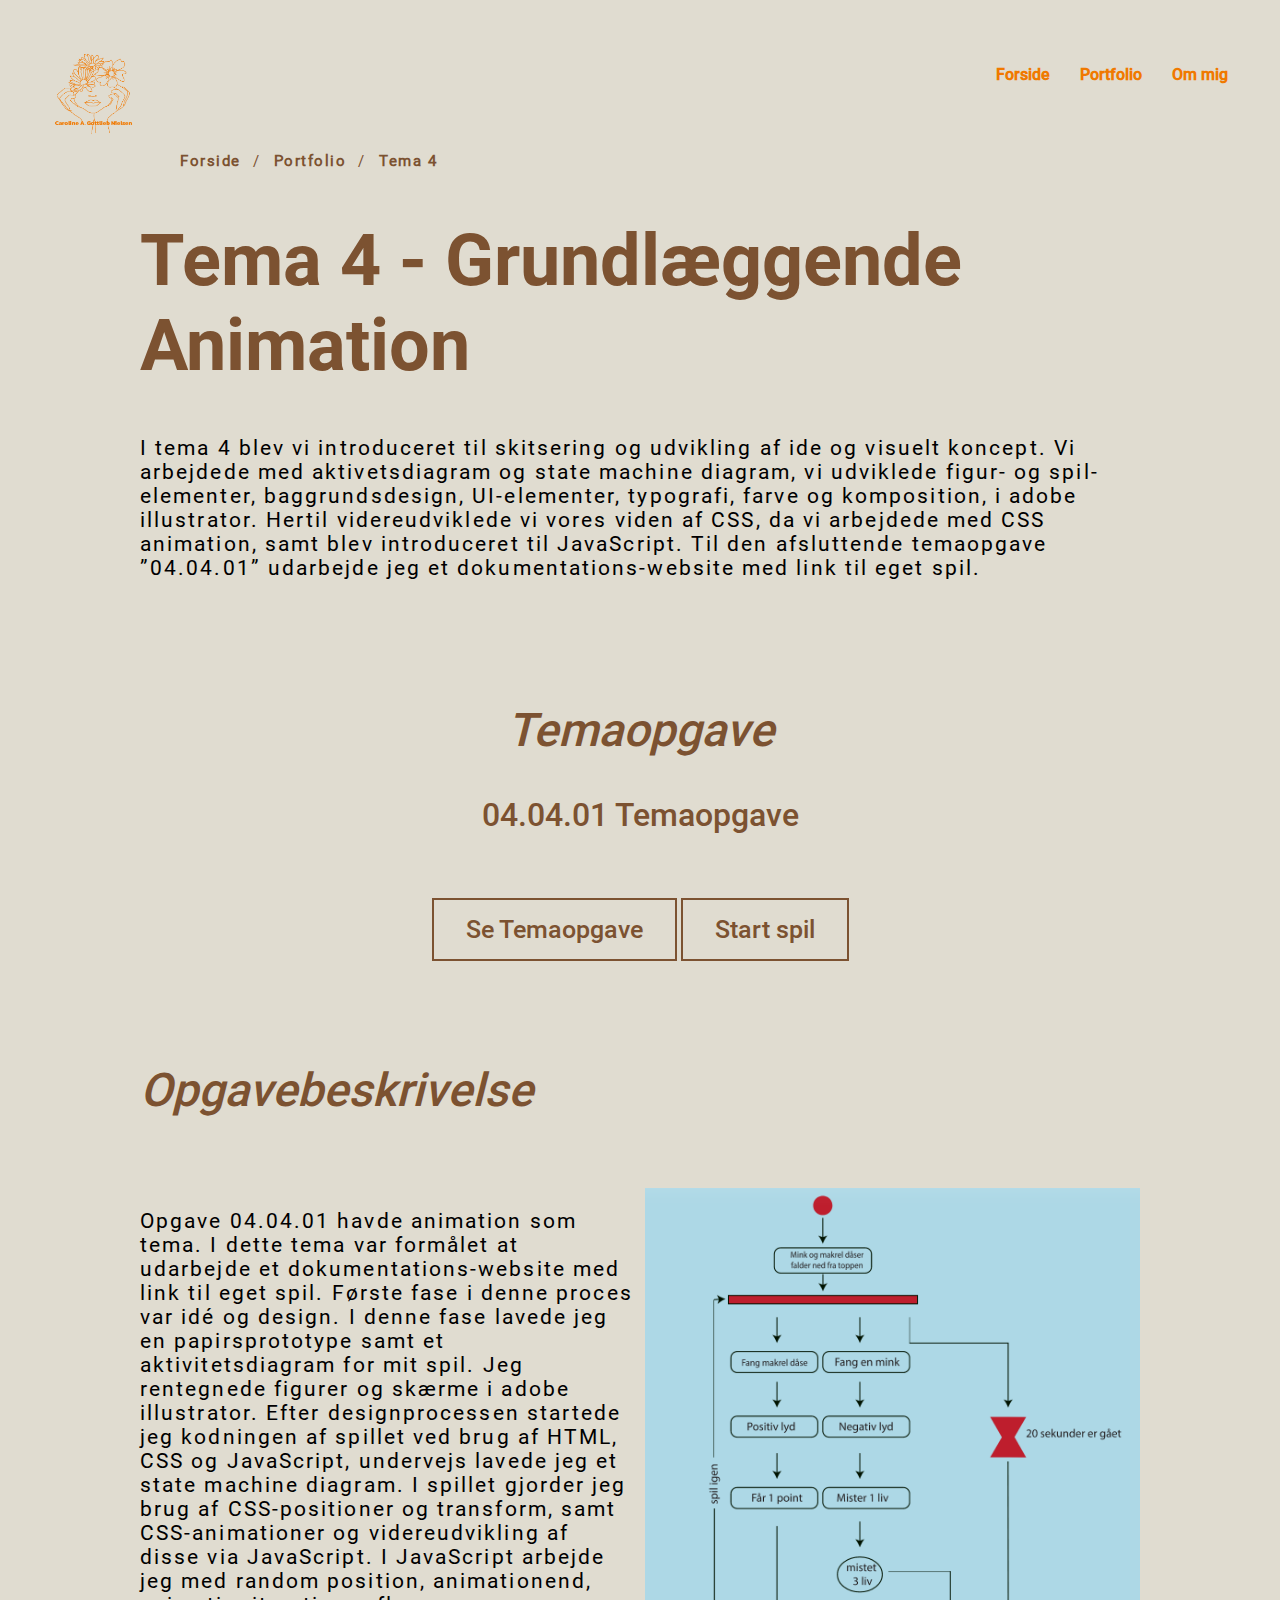
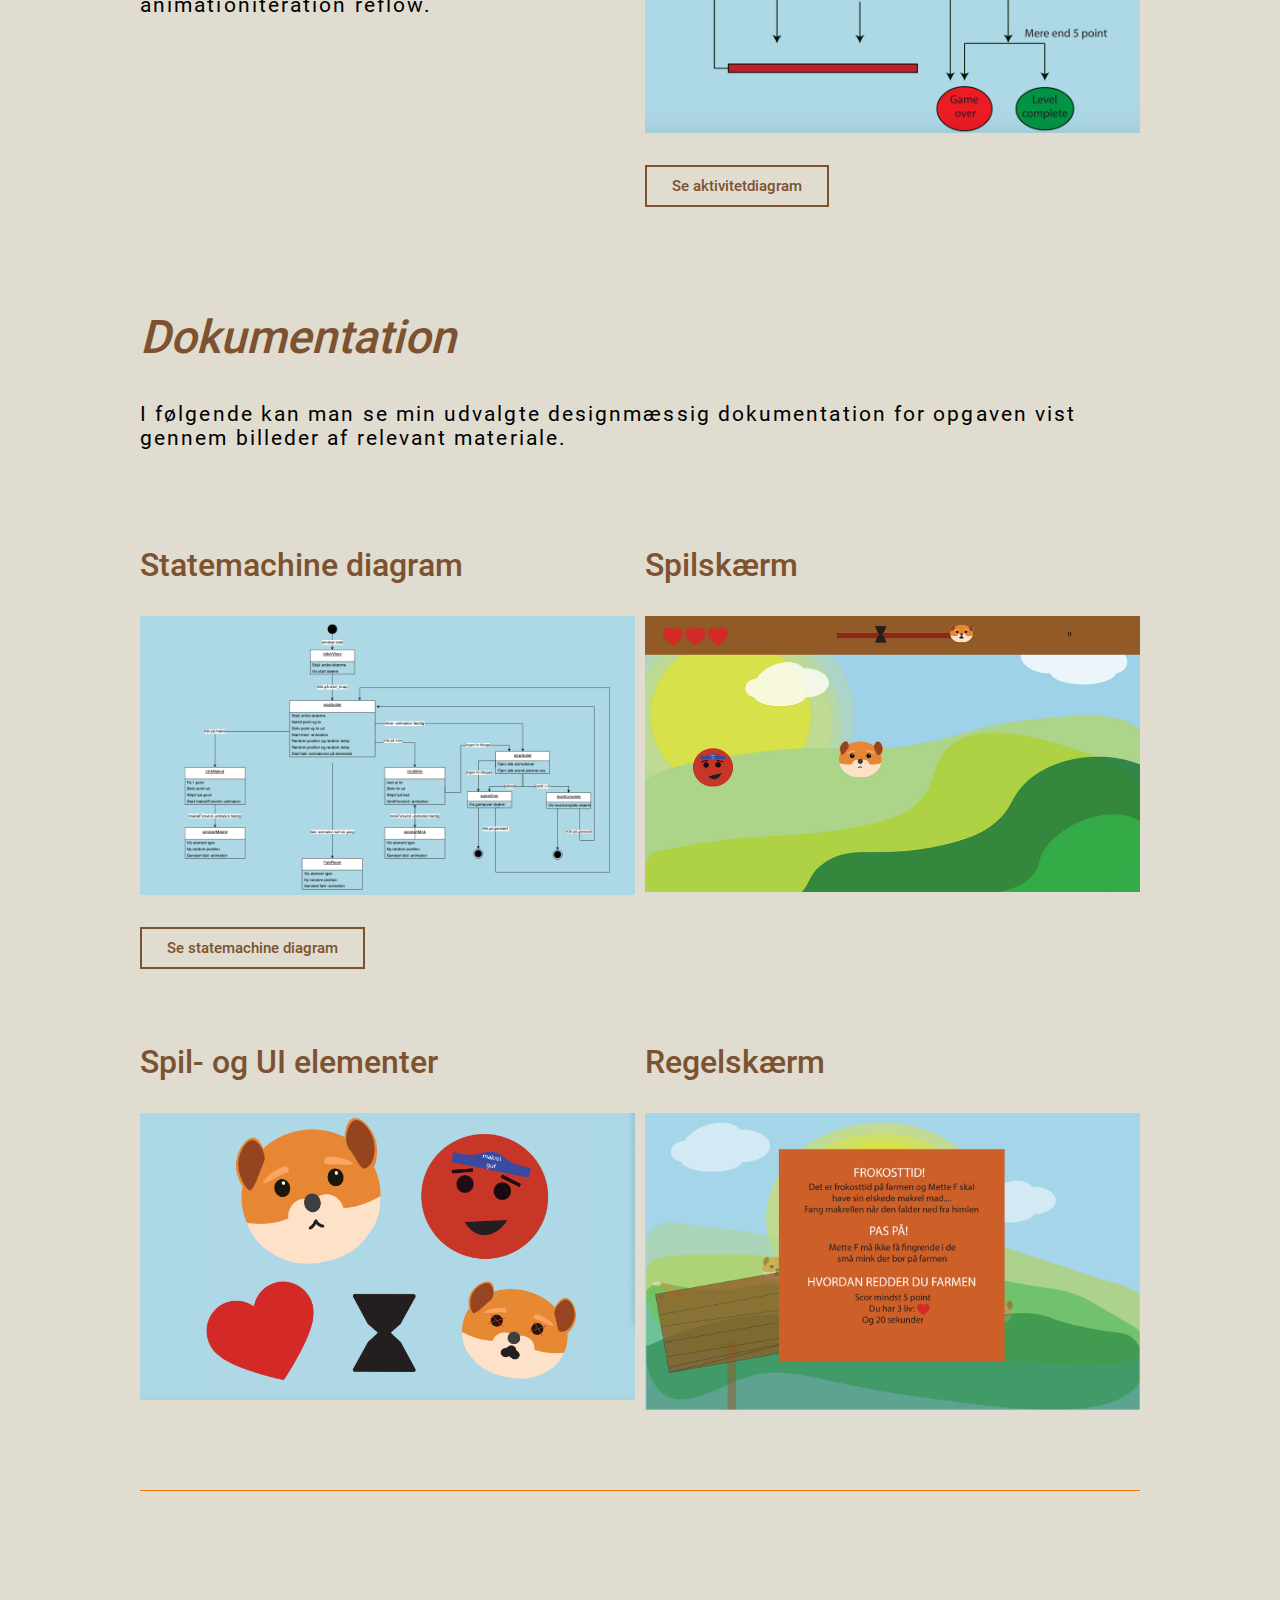
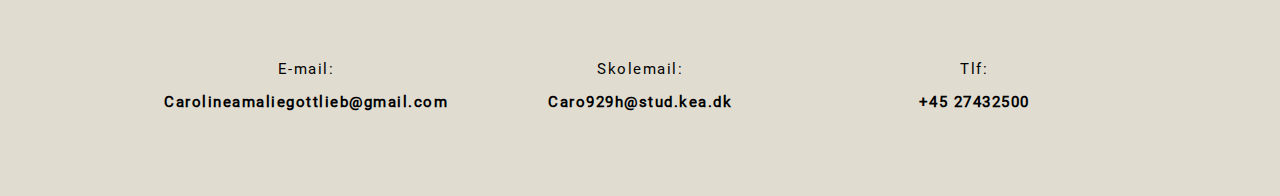
<file: tema4.html>
<!DOCTYPE html>
<html lang="da">
  <head>
    <meta charset="UTF-8" />
    <meta http-equiv="X-UA-Compatible" content="IE=edge" />
    <meta name="viewport" content="width=device-width, initial-scale=1.0" />
    <meta name="robots" content="noindex" />
    <title>Tema 4</title>
    <link rel="stylesheet" href="generel.css" />
    <link rel="stylesheet" href="layout.css" />
    <link rel="icon" type="image/svg+xml" href="billeder/favicon1.png" />
  </head>
  <body>
    <header>
      <div class="logo">
        <a href="index.html">
          <img src="billeder/logo.png" alt="logo" />
        </a>
      </div>

      <nav class="index_nav">
        <button class="toggle-btn">
          <img class="menubtn" src="billeder/Menu.svg" alt="" />
          <img class="close" src="billeder/Menu_luk.svg" alt="" />
        </button>
        <ul>
          <li><a href="index.html"> Forside</a></li>
          <li><a href="portfolio.html">Portfolio</a></li>
          <li><a href="om_mig.html">Om mig</a></li>
        </ul>
      </nav>
    </header>
    <main>
      <section class="first_section">
        <ol class="breadcrumb">
          <li><a href="index.html">Forside</a></li>
          <li><a href="portfolio.html">Portfolio</a></li>
          <li><a href="tema4.html">Tema 4</a></li>
        </ol>
        <h1>Tema 4 - Grundlæggende Animation</h1>
        <p>
          I tema 4 blev vi introduceret til skitsering og udvikling af ide og visuelt koncept. Vi arbejdede med aktivetsdiagram og state machine diagram, vi udviklede figur- og spil- elementer, baggrundsdesign, UI-elementer, typografi, farve og
          komposition, i adobe illustrator. Hertil videreudviklede vi vores viden af CSS, da vi arbejdede med CSS animation, samt blev introduceret til JavaScript. Til den afsluttende temaopgave ”04.04.01” udarbejde jeg et dokumentations-website med
          link til eget spil.
        </p>
      </section>
      <hr />
      <section class="second_section">
        <h2>Temaopgave</h2>
        <h3>04.04.01 Temaopgave</h3>
        <div>
          <div class="knap">
            <a href="http://carolinegottlieb.dk/kea/04_animation/website/"> Se Temaopgave</a>
          </div>
          <div class="knap">
            <a href="http://carolinegottlieb.dk/kea/04_animation/website/spil.html"> Start spil</a>
          </div>
        </div>
      </section>
      <section class="third_section">
        <h2>Opgavebeskrivelse</h2>
        <div class="tema2_grid">
          <div>
            <p>
              Opgave 04.04.01 havde animation som tema. I dette tema var formålet at udarbejde et dokumentations-website med link til eget spil. Første fase i denne proces var idé og design. I denne fase lavede jeg en papirsprototype samt et
              aktivitetsdiagram for mit spil. Jeg rentegnede figurer og skærme i adobe illustrator. Efter designprocessen startede jeg kodningen af spillet ved brug af HTML, CSS og JavaScript, undervejs lavede jeg et state machine diagram. I spillet
              gjorder jeg brug af CSS-positioner og transform, samt CSS-animationer og videreudvikling af disse via JavaScript. I JavaScript arbejde jeg med random position, animationend, animationiteration reflow.
            </p>
          </div>
          <div>
            <img src="t4/aktivitetdiagram.png" alt="" />
            <div class="knap2">
              <a href="t4/aktivitetdiagram.png"> Se aktivitetdiagram</a>
            </div>
          </div>
        </div>
      </section>
      <section class="fourth_section">
        <h2>Dokumentation</h2>
        <p>I følgende kan man se min udvalgte designmæssig dokumentation for opgaven vist gennem billeder af relevant materiale.</p>
        <div class="tema4_grid">
          <div>
            <h3>Statemachine diagram</h3>
            <img src="t4/statemachine_diagram.png" alt="Statemachine" />
            <div class="knap2">
              <a href="t4/Caroline_diagram3.pdf"> Se statemachine diagram</a>
            </div>
          </div>
          <div>
            <h3>Spilskærm</h3>
            <img src="t4/spilskærm.png" alt="Spilskærm" />
          </div>
          <div>
            <h3>Spil- og UI elementer</h3>
            <img src="t4/spil_ui_elemnter.png" alt="Spil- og UI-elementer" />
          </div>
          <div>
            <h3>Regelskærm</h3>
            <img src="t4/t4_reglside.png" alt="Regelskærm" />
          </div>
        </div>
        <hr />
      </section>
    </main>
    <script src="script.js"></script>
    <footer>
      <section class="section_footer">
        <div class="footer1">
          <p>E-mail:</p>
          <p>
            <a href="mailto:carolineamaliegottlieb@gmail.com"> Carolineamaliegottlieb@gmail.com</a>
          </p>
        </div>
        <div class="footer2">
          <p>Skolemail:</p>
          <p>
            <a href="mailto:caro929h@stud.kea.dk"> Caro929h@stud.kea.dk</a>
          </p>
        </div>
        <div class="footer3">
          <p>Tlf:</p>
          <p>
            <a href="tel:27432500"> +45 27432500 </a>
          </p>
        </div>
      </section>
    </footer>
  </body>
</html>
</file>
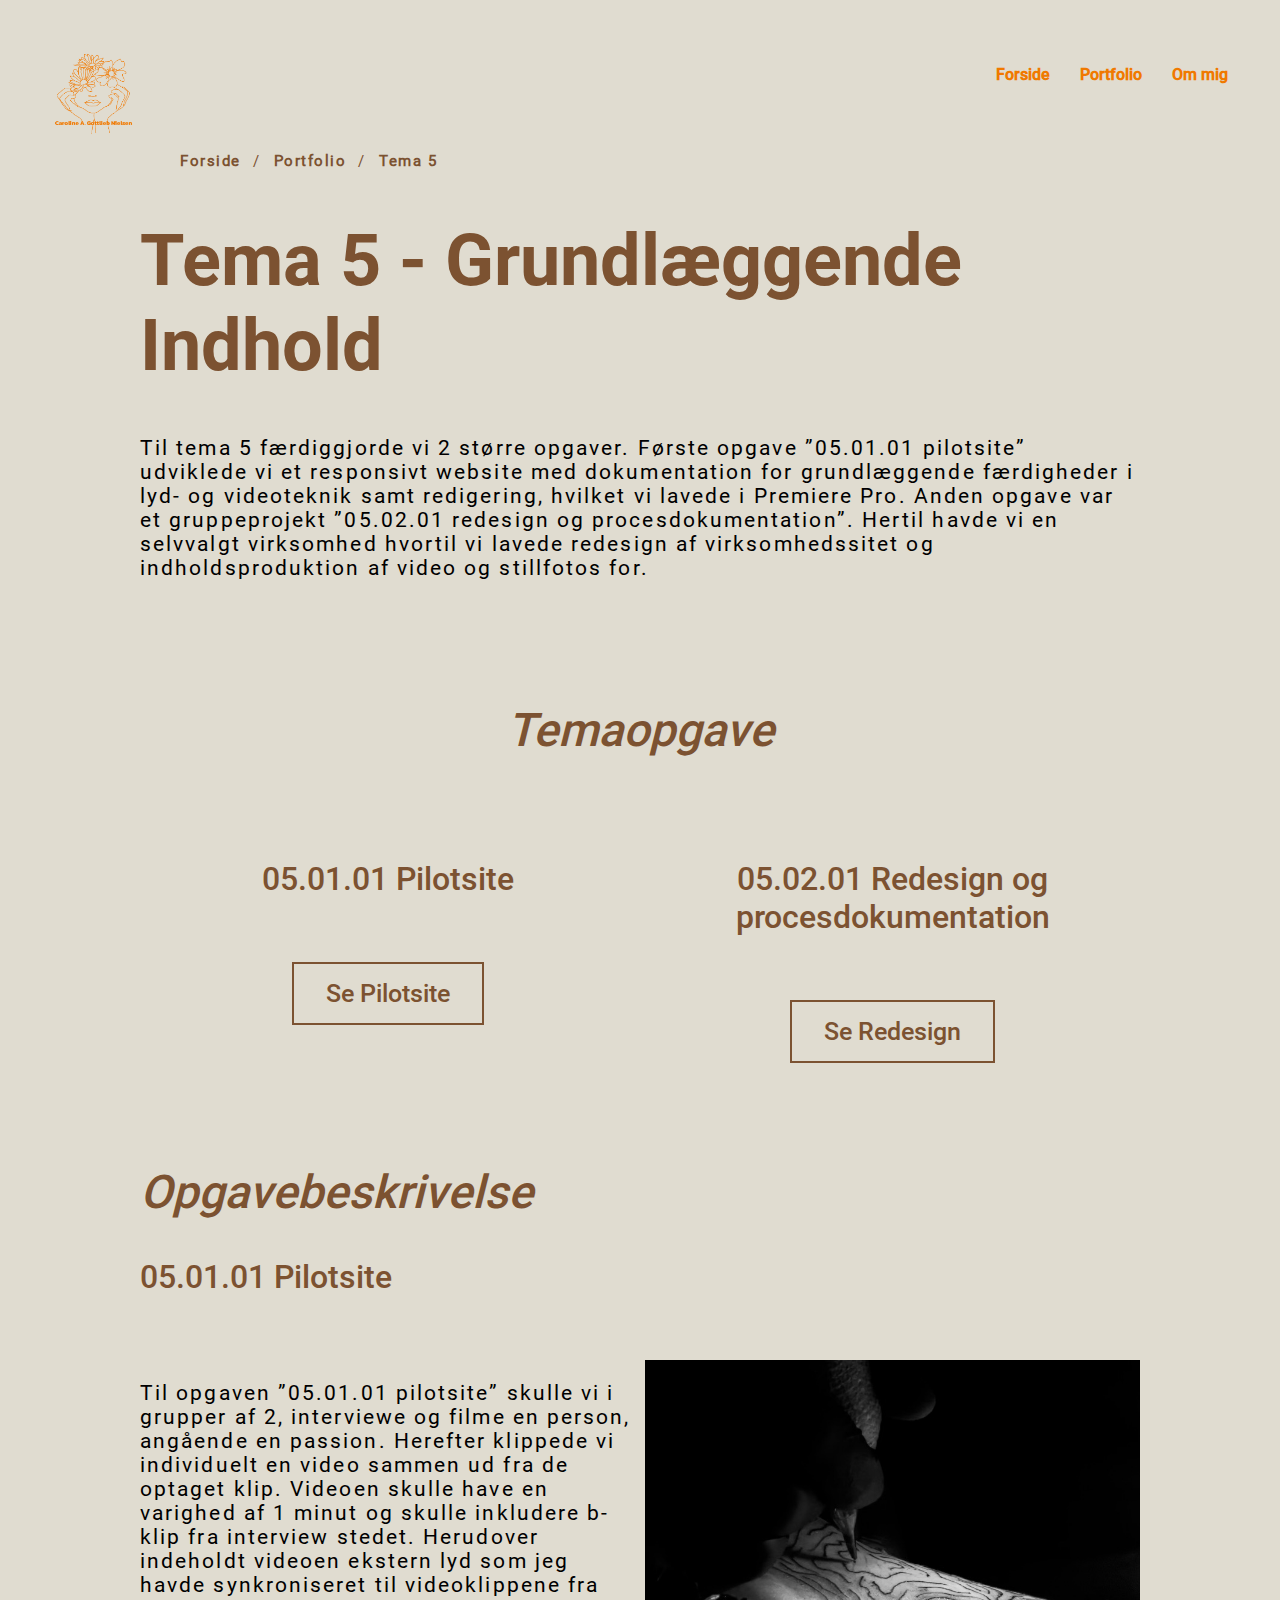
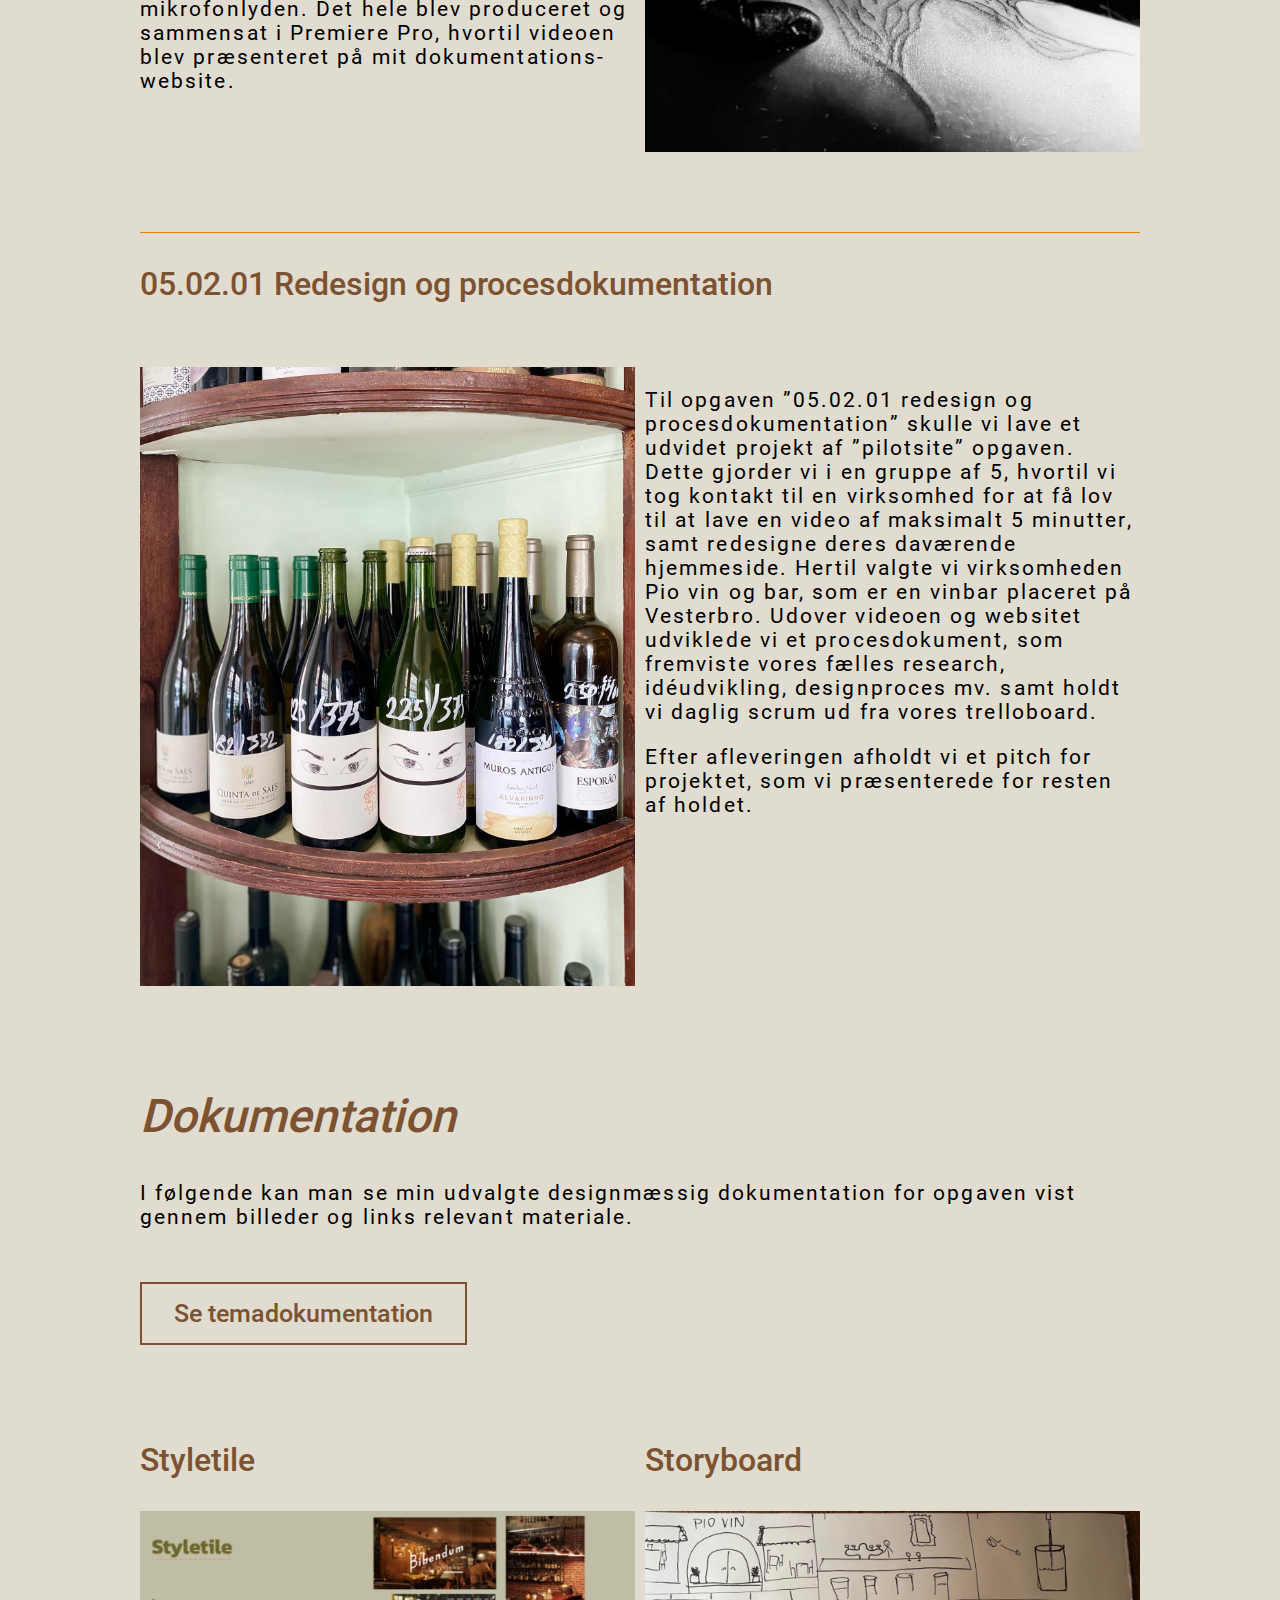
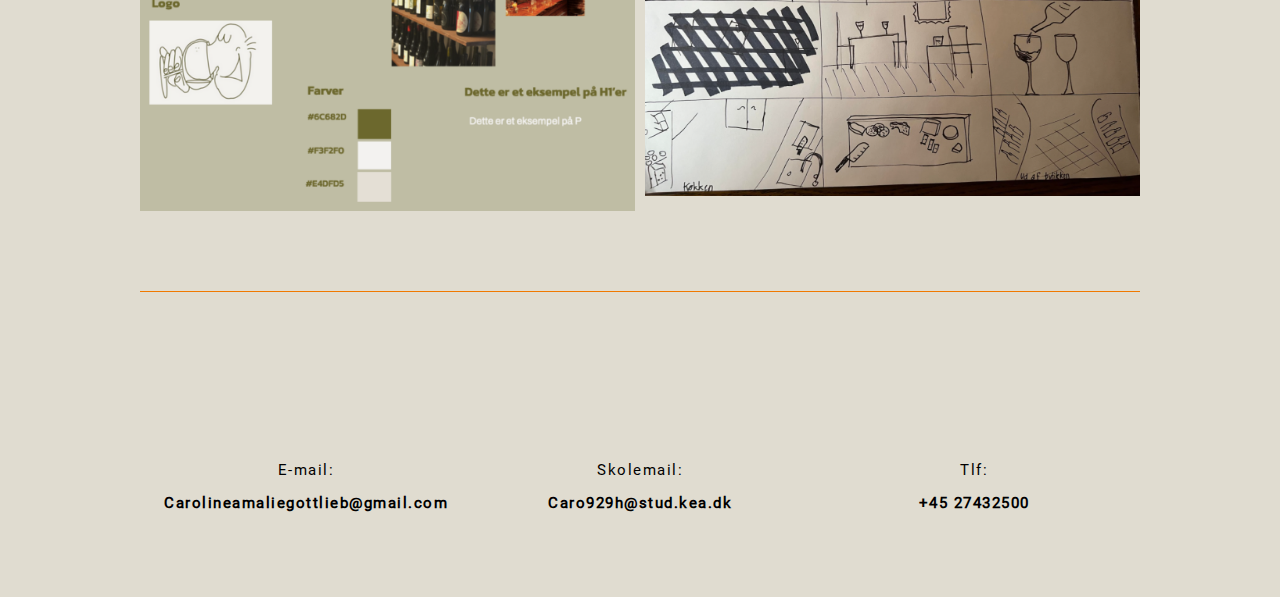
<file: tema5.html>
<!DOCTYPE html>
<html lang="da">
  <head>
    <meta charset="UTF-8" />
    <meta http-equiv="X-UA-Compatible" content="IE=edge" />
    <meta name="viewport" content="width=device-width, initial-scale=1.0" />
    <meta name="robots" content="noindex" />
    <title>Tema 5</title>
    <link rel="stylesheet" href="generel.css" />
    <link rel="stylesheet" href="layout.css" />
    <link rel="icon" type="image/svg+xml" href="billeder/favicon1.png" />
  </head>
  <body>
    <header>
      <div class="logo">
        <a href="index.html">
          <img src="billeder/logo.png" alt="logo" />
        </a>
      </div>

      <nav class="index_nav">
        <button class="toggle-btn">
          <img class="menubtn" src="billeder/Menu.svg" alt="" />
          <img class="close" src="billeder/Menu_luk.svg" alt="" />
        </button>
        <ul>
          <li><a href="index.html"> Forside</a></li>
          <li><a href="portfolio.html">Portfolio</a></li>
          <li><a href="om_mig.html">Om mig</a></li>
        </ul>
      </nav>
    </header>
    <main>
      <section class="first_section">
        <ol class="breadcrumb">
          <li><a href="index.html">Forside</a></li>
          <li><a href="portfolio.html">Portfolio</a></li>
          <li><a href="tema5.html">Tema 5</a></li>
        </ol>
        <h1>Tema 5 - Grundlæggende Indhold</h1>
        <p>
          Til tema 5 færdiggjorde vi 2 større opgaver. Første opgave ”05.01.01 pilotsite” udviklede vi et responsivt website med dokumentation for grundlæggende færdigheder i lyd- og videoteknik samt redigering, hvilket vi lavede i Premiere Pro.
          Anden opgave var et gruppeprojekt ”05.02.01 redesign og procesdokumentation”. Hertil havde vi en selvvalgt virksomhed hvortil vi lavede redesign af virksomhedssitet og indholdsproduktion af video og stillfotos for.
        </p>
      </section>
      <hr />
      <section class="second_section">
        <h2>Temaopgave</h2>
        <div class="tema3_grid">
          <div>
            <h3>05.01.01 Pilotsite</h3>
            <div class="knap">
              <a href="http://carolinegottlieb.dk/kea/05_indhold/pilotsite/"> Se Pilotsite</a>
            </div>
          </div>
          <div>
            <h3>05.02.01 Redesign og procesdokumentation</h3>
            <div class="knap">
              <a href="http://carolinegottlieb.dk/kea/05_indhold/pio/"> Se Redesign</a>
            </div>
          </div>
        </div>
      </section>
      <section class="third_section">
        <h2>Opgavebeskrivelse</h2>
        <h3>05.01.01 Pilotsite</h3>
        <div class="tema2_grid">
          <div>
            <p>
              Til opgaven ”05.01.01 pilotsite” skulle vi i grupper af 2, interviewe og filme en person, angående en passion. Herefter klippede vi individuelt en video sammen ud fra de optaget klip. Videoen skulle have en varighed af 1 minut og skulle
              inkludere b-klip fra interview stedet. Herudover indeholdt videoen ekstern lyd som jeg havde synkroniseret til videoklippene fra mikrofonlyden. Det hele blev produceret og sammensat i Premiere Pro, hvortil videoen blev præsenteret på
              mit dokumentations-website.
            </p>
          </div>
          <div>
            <img src="t5/t5_tattoo.jpg" alt="Tattoo" />
          </div>
        </div>
        <hr />
        <h3>05.02.01 Redesign og procesdokumentation</h3>
        <div class="tema2_grid">
          <div>
            <img src="t5/pio.jpg" alt="Vin" />
          </div>
          <div>
            <p>
              Til opgaven ”05.02.01 redesign og procesdokumentation” skulle vi lave et udvidet projekt af ”pilotsite” opgaven. Dette gjorder vi i en gruppe af 5, hvortil vi tog kontakt til en virksomhed for at få lov til at lave en video af maksimalt
              5 minutter, samt redesigne deres daværende hjemmeside. Hertil valgte vi virksomheden Pio vin og bar, som er en vinbar placeret på Vesterbro. Udover videoen og websitet udviklede vi et procesdokument, som fremviste vores fælles research,
              idéudvikling, designproces mv. samt holdt vi daglig scrum ud fra vores trelloboard.
            </p>
            <p>Efter afleveringen afholdt vi et pitch for projektet, som vi præsenterede for resten af holdet.</p>
          </div>
        </div>
      </section>
      <section class="fourth_section">
        <h2>Dokumentation</h2>
        <p>I følgende kan man se min udvalgte designmæssig dokumentation for opgaven vist gennem billeder og links relevant materiale.</p>
        <div class="knap">
          <a href="https://docs.google.com/document/d/1rzbVAQZ1ZvSsgwOn2_UoftRNBMltg722fwieqHM90uI/edit"> Se temadokumentation</a>
        </div>
        <div class="tema3_grid">
          <div>
            <h3>Styletile</h3>
            <img src="t5/t5_styletile.png" alt="Styletile" />
          </div>
          <div>
            <h3>Storyboard</h3>
            <img src="t5/storyboard.png" alt="Storyboard" />
          </div>
        </div>
        <hr />
      </section>
    </main>
    <script src="script.js"></script>

    <footer>
      <section class="section_footer">
        <div class="footer1">
          <p>E-mail:</p>
          <p>
            <a href="mailto:carolineamaliegottlieb@gmail.com"> Carolineamaliegottlieb@gmail.com</a>
          </p>
        </div>
        <div class="footer2">
          <p>Skolemail:</p>
          <p>
            <a href="mailto:caro929h@stud.kea.dk"> Caro929h@stud.kea.dk</a>
          </p>
        </div>
        <div class="footer3">
          <p>Tlf:</p>
          <p>
            <a href="tel:27432500"> +45 27432500 </a>
          </p>
        </div>
      </section>
    </footer>
  </body>
</html>
</file>
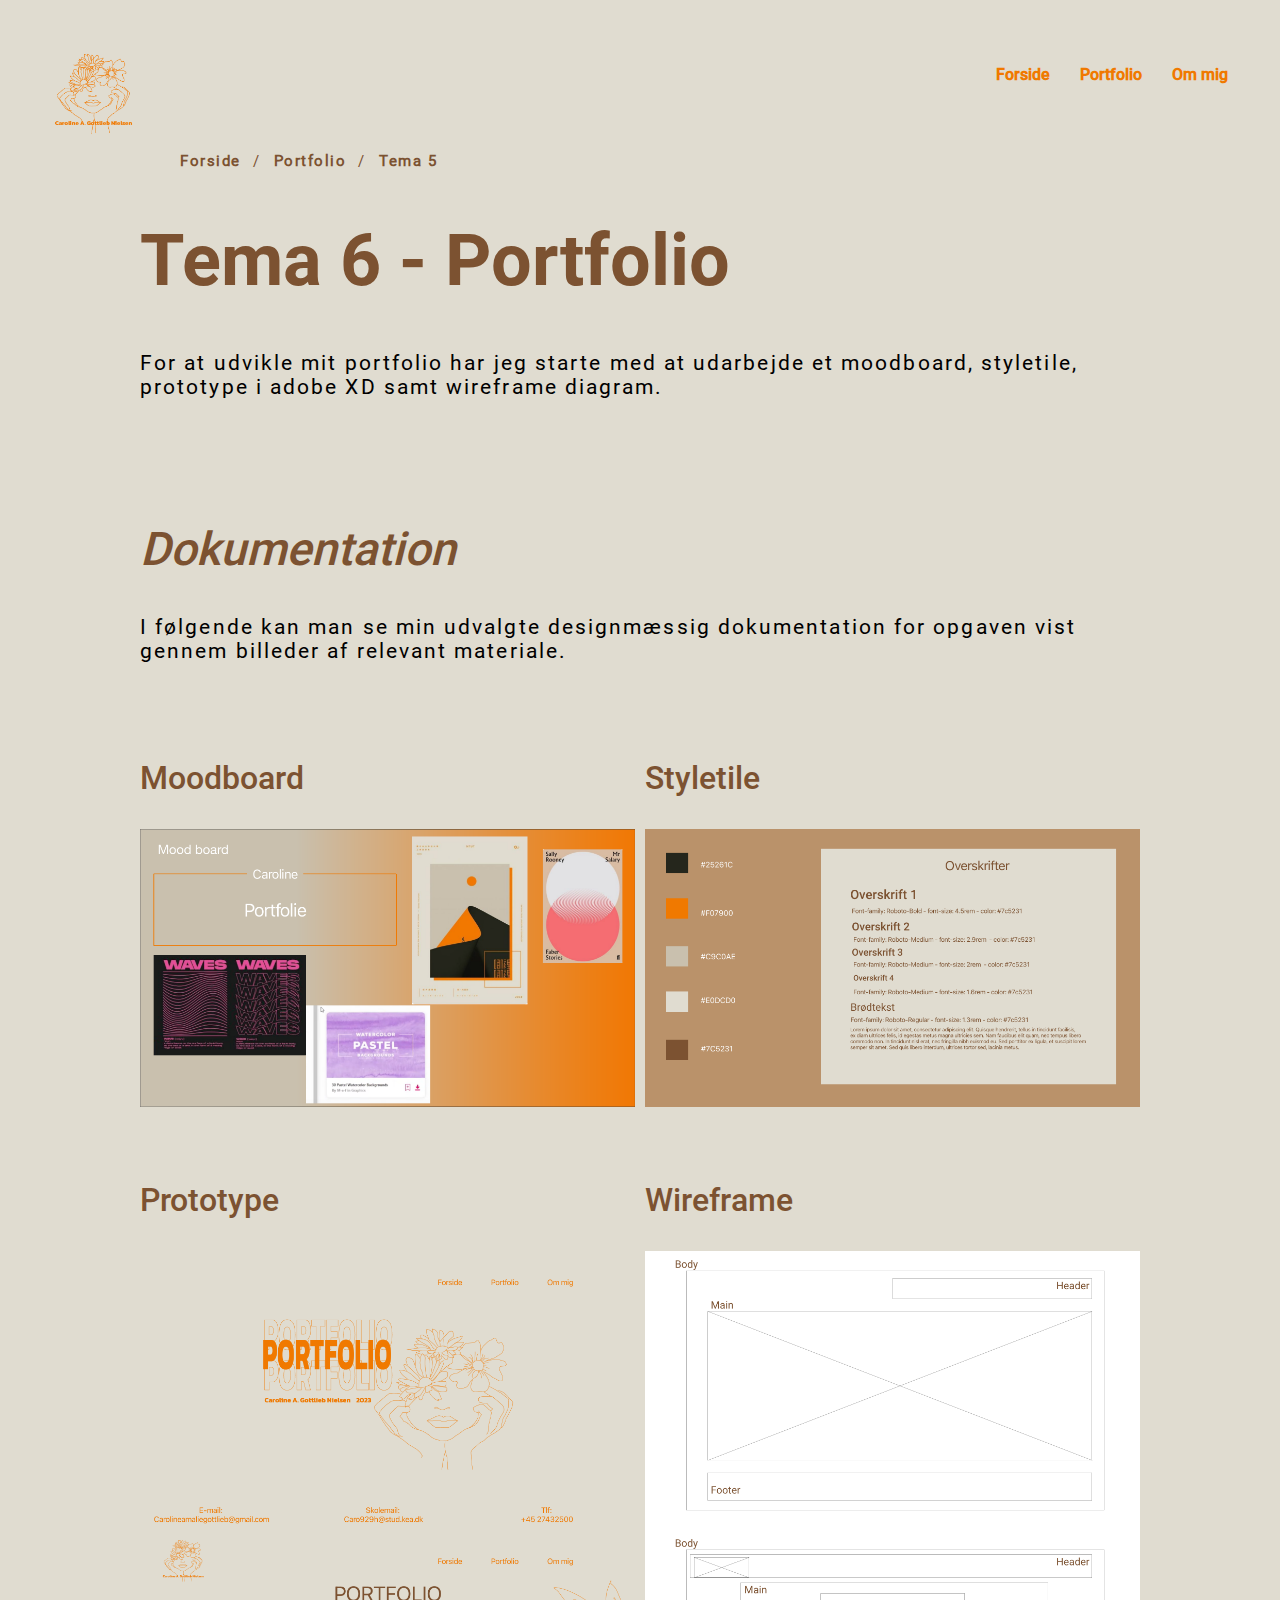
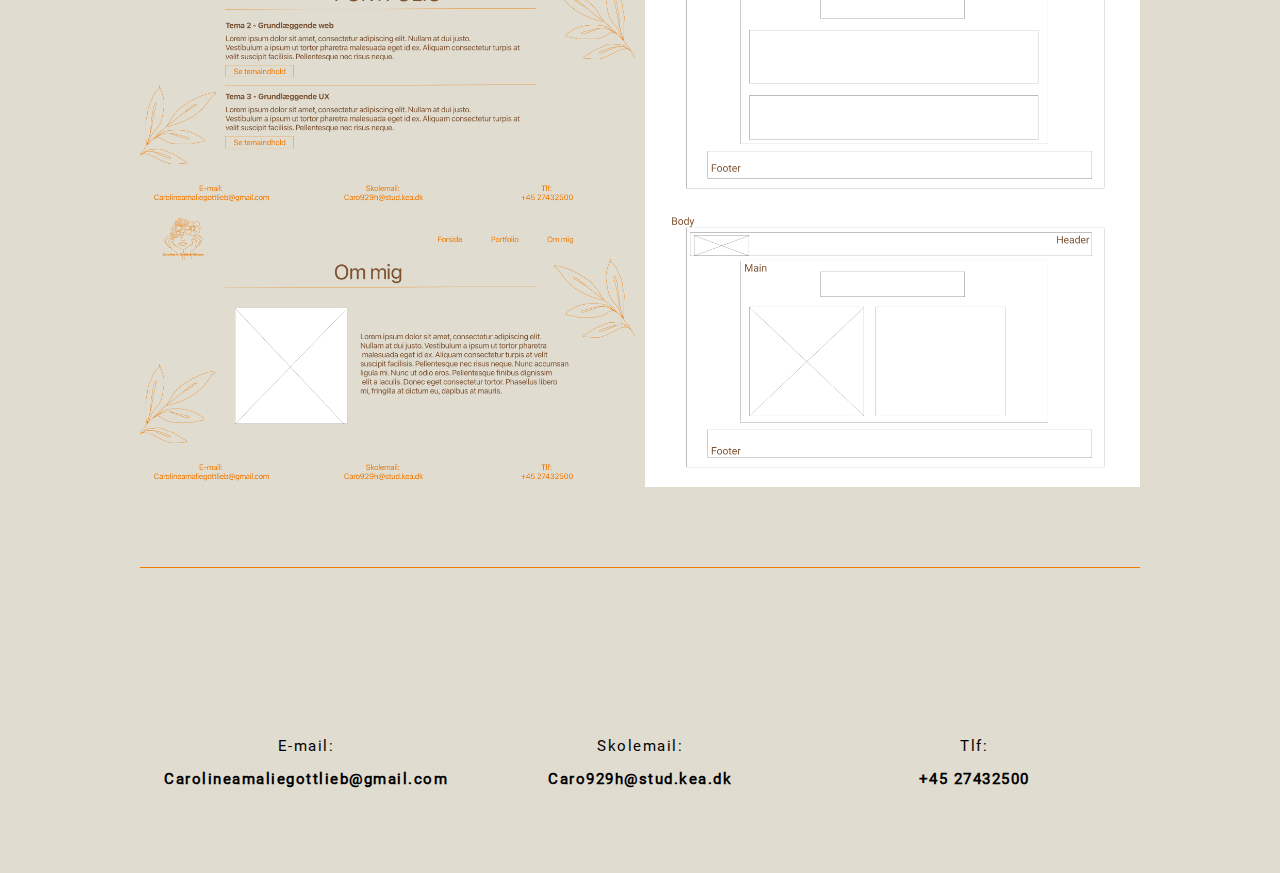
<file: tema6.html>
<!DOCTYPE html>
<html lang="da">
  <head>
    <meta charset="UTF-8" />
    <meta http-equiv="X-UA-Compatible" content="IE=edge" />
    <meta name="viewport" content="width=device-width, initial-scale=1.0" />
    <meta name="robots" content="noindex" />
    <title>Tema 5</title>
    <link rel="stylesheet" href="generel.css" />
    <link rel="stylesheet" href="layout.css" />
    <link rel="icon" type="image/svg+xml" href="billeder/favicon1.png" />
  </head>
  <body>
    <header>
      <div class="logo">
        <a href="index.html">
          <img src="billeder/logo.png" alt="logo" />
        </a>
      </div>

      <nav class="index_nav">
        <button class="toggle-btn">
          <img class="menubtn" src="billeder/Menu.svg" alt="" />
          <img class="close" src="billeder/Menu_luk.svg" alt="" />
        </button>
        <ul>
          <li><a href="index.html"> Forside</a></li>
          <li><a href="portfolio.html">Portfolio</a></li>
          <li><a href="om_mig.html">Om mig</a></li>
        </ul>
      </nav>
    </header>
    <main>
      <section class="first_section">
        <ol class="breadcrumb">
          <li><a href="index.html">Forside</a></li>
          <li><a href="portfolio.html">Portfolio</a></li>
          <li><a href="tema5.html">Tema 5</a></li>
        </ol>
        <h1>Tema 6 - Portfolio</h1>
        <p>For at udvikle mit portfolio har jeg starte med at udarbejde et moodboard, styletile, prototype i adobe XD samt wireframe diagram.</p>
      </section>
      <hr />
      <section class="fourth_section">
        <h2>Dokumentation</h2>
        <p>I følgende kan man se min udvalgte designmæssig dokumentation for opgaven vist gennem billeder af relevant materiale.</p>

        <div class="tema3_grid">
          <div>
            <h3>Moodboard</h3>
            <img src="t6/Moodboard.png" alt="moodboard" />
          </div>
          <div>
            <h3>Styletile</h3>
            <img src="t6/Styletile.png" alt="styletile" />
          </div>
          <div>
            <h3>Prototype</h3>
            <img src="t6/Prototype_forside.png" alt="prototype forside" />
            <img src="t6/Prototype_portfolio.png" alt="prototype portfolio" />
            <img src="t6/Prototype_ommig.png" alt="prototype om mig" />
          </div>
          <div>
            <h3>Wireframe</h3>
            <img src="t6/Wireframe_forside.png" alt="wireframe forside1" />
            <img src="t6/Wireframe_portfolio.png" alt="wireframe portfolio" />
            <img src="t6/wireframe_ommig.png" alt="wireframe om mig" />
          </div>
        </div>
        <hr />
      </section>
    </main>
    <script src="script.js"></script>

    <footer>
      <section class="section_footer">
        <div class="footer1">
          <p>E-mail:</p>
          <p>
            <a href="mailto:carolineamaliegottlieb@gmail.com"> Carolineamaliegottlieb@gmail.com</a>
          </p>
        </div>
        <div class="footer2">
          <p>Skolemail:</p>
          <p>
            <a href="mailto:caro929h@stud.kea.dk"> Caro929h@stud.kea.dk</a>
          </p>
        </div>
        <div class="footer3">
          <p>Tlf:</p>
          <p>
            <a href="tel:27432500"> +45 27432500 </a>
          </p>
        </div>
      </section>
    </footer>
  </body>
</html>
</file>
<file: generel.css>
@font-face {
  font-family: "overskrift";
  src: url(fonte/Roboto-Bold.ttf);
}

@font-face {
  font-family: "tekst_font";
  src: url(fonte/Roboto-Regular.ttf);
}

@font-face {
  font-family: "overkrift_italic";
  src: url(fonte/Roboto-MediumItalic.ttf);
}

@font-face {
  font-family: "overskrift2";
  src: url(fonte/Roboto-Medium.ttf);
}

body {
  margin: 10px;
  padding: 10px;
  background-color: #e0dcd0;
}

img {
  display: block;
  width: 100%;
  height: auto;
  object-fit: cover;
}

/****** Main grid + margin ******/

main {
  display: grid;
  grid-template-columns: 1fr minmax(0, 1000px) 1fr;
}

main section {
  grid-column: 2/3;
  margin-bottom: 4rem;
}

div {
  margin-top: 2rem;
}

/******** Tekst/hr ***********/
hr {
  border: 0;
  border-top: 1px solid #f07900;
  margin-top: 5rem;
}

h1 {
  font-family: "overskrift";
  font-weight: 600;
  font-style: normal;
  font-size: clamp(2.5rem, 10.7vw - 2.2rem, 4.5rem);
  color: #7c5231;
}

h2 {
  font-family: "overskrift2";
  font-weight: 500;
  font-style: italic;
  font-size: clamp(1.7rem, 6.4vw - 1.1rem, 2.9rem);
  color: #7c5231;
}

h3 {
  font-family: "overskrift2";
  font-weight: 400;
  font-style: normal;
  font-size: clamp(1.3rem, 3.7vw - 0.3rem, 2rem);
  color: #7c5231;
}

h4 {
  font-family: "overskrift2";
  font-weight: 300;
  font-style: normal;
  font-size: clamp(1rem, 3.2vw - 0.4rem, 1.6rem);
  color: #7c5231;
}

p {
  font-family: "tekst_font";
  font-weight: 200;
  font-style: normal;
  font-size: clamp(1.2rem, 0.5vw + 1rem, 1.3rem);
  letter-spacing: 0.1em;
}

footer p {
  font-family: "tekst_font";
  font-weight: 100;
  font-style: normal;
  font-size: 15px;
  letter-spacing: 0.1em;
}

/************ knapper ***************/
.knap a {
  font-family: "overskrift2";
  font-weight: 200;
  font-size: 25px;
  font-style: normal;
  text-decoration: none;
  color: #7c5231;
}

.knap a:hover {
  color: #f07900;
  border-bottom: 1px solid;
  transition: all 0.3s ease-in-out;
}

.knap {
  border: 2px solid #7c5231;
  background-color: transparent;
  padding: 15px 32px;
  text-align: center;
  text-decoration: none;
  display: inline-block;
}

.knap2 {
  border: 2px solid #7c5231;
  background-color: transparent;
  padding: 10px 25px;
  text-align: center;
  text-decoration: none;
  display: inline-block;
}

.knap2 a {
  font-family: "overskrift2";
  font-weight: 200;
  font-size: 15px;
  font-style: normal;
  text-decoration: none;
  color: #7c5231;
}

.knap2 a:hover {
  color: #f07900;
  border-bottom: 1px solid;
  transition: all 0.3s ease-in-out;
}

nav {
  --less-than: 699;
  --burger-lines: #f07900;
  --burger-border: #f07900;
}
</file>
<file: layout.css>
/* menu */

header {
  position: relative;
  top: 2%;
  padding: 0rem 2rem;
  display: flex;
  justify-content: space-between;
  align-items: center;
}

.logo {
  width: 7%;
}

header nav ul {
  display: flex;
  justify-content: space-between;
  list-style: none;
  margin: 0;
  padding: 0;
  padding-bottom: 0.4rem;
  gap: 30px;
  overflow-x: auto;
}

header a {
  font-family: "overskrift2";
  text-decoration: none;
  font-weight: 1000;
  color: #f07900;
}

a {
  text-decoration: none;
  font-weight: 1000;
  color: black;
}

header a:hover {
  border-bottom: 1px solid;
  transition: all 0.3s ease-in-out;
}

/****** breadcrum list *****/

ol.breadcrumb {
  list-style: none;
}

ol.breadcrumb li {
  display: inline;
  font-family: "tekst_font";
  font-weight: 200;
  font-style: normal;
  color: #f07900;
  font-size: 15px;
  letter-spacing: 0.1em;
}

ol.breadcrumb li + li:before {
  padding: 8px;
  color: #7c5231;
  content: "/\00a0";
}

ol.breadcrumb li a {
  color: #7c5231;
}

ol.breadcrumb li a:hover {
  color: #f07900;
}

/* forside */

/* logo- mobilsite */
.logo {
  display: none;
}

/* Footer - mobilsite */
footer {
  display: flex;
  justify-content: center;
  text-align: center;
}

/* Portfolio - mobilsite */

.portfolio {
  text-align: center;
}

.tekst_web {
  display: none;
}

.p_second_section,
.p_third_section,
.p_fourth_section,
.p_fifth_section {
  text-align: center;
}

/* Tema 2 - mobilsite */

.second_section {
  text-align: center;
}

.tema2_grid {
  display: grid;
}

/* Tema 3 - mobilsite */
.tema3_grid {
  display: grid;
}

/* Tema 4 - mobilsite */

.tema4_grid {
  display: grid;
}

/* Tema 5 - mobilsite */

/* Om mig - mobilsite */

.socialemedia {
  display: grid;
  grid-template-columns: 1fr 1fr;
  width: 30%;
}

/* burgermenu */

.toggle-btn {
  background: transparent;
  border: none;
  min-width: 44px;
  min-height: 44px;
  font-size: 1.1rem;
  cursor: pointer;

  display: none; /* Skjul knappen som standard */
}

@media (max-width: 700px) {
  .toggle-btn {
    display: block; /* Vis knappen, når viewporten maksimalt er 700px */
  }

  .index_nav {
    display: contents; /* Fjern ".main-menu"-boksen fra ligningen, når viewporten maksimalt er 700px, men behold børnene, så disse deltager i flex-kontekten */
  }

  .index_nav ul {
    display: none; /* Fjern menu-listen som standard */
  }

  .index_nav.shown ul {
    /* Vis menu-listen, når klassen ".shown" er til stede */
    padding-top: 1rem;
    display: flex;
    flex: 1 1 100%;
    flex-flow: column;
    text-align: center;
  }
}

.toggle-btn .close {
  display: none;
}

.pressed .close {
  display: block;
}

.pressed .menubtn {
  display: none;
}

@media (min-width: 700px) {
  /* menu */

  header {
    position: relative;
    top: 2%;
    padding: 0rem 2rem;
    display: flex;
    justify-content: space-between;
    align-items: center;
  }

  .logo {
    display: block;
    width: 7%;
  }

  header nav ul {
    display: flex;
    justify-content: space-between;
    list-style: none;
    margin: 0;
    padding: 0;
    padding-bottom: 0.4rem;
    gap: 30px;
    overflow-x: auto;
  }

  header a {
    font-family: "overskrift2";
    text-decoration: none;
    font-weight: 1000;
    color: #f07900;
  }

  a {
    text-decoration: none;
    font-weight: 1000;
    color: black;
  }

  header a:hover {
    border-bottom: 1px solid;
    transition: all 0.3s ease-in-out;
  }

  .index_menu {
    margin-top: 50px;
  }
  /****** breadcrum list *****/

  ol.breadcrumb {
    list-style: none;
  }

  ol.breadcrumb li {
    display: inline;
    font-family: "tekst_font";
    font-weight: 200;
    font-style: normal;
    color: #f07900;
    font-size: 15px;
    letter-spacing: 0.1em;
  }

  ol.breadcrumb li + li:before {
    padding: 8px;
    color: #7c5231;
    content: "/\00a0";
  }

  ol.breadcrumb li a {
    color: #7c5231;
  }

  ol.breadcrumb li a:hover {
    color: #f07900;
  }

  /* forside */

  .forside_billede {
    top: 10px;
    width: auto;
  }

  .forside_billede_mobil {
    display: none;
  }

  /* portfolio */

  .portfolio {
    margin: 50px;
    text-align: center;
  }

  .tekst_mobil {
    display: none;
  }

  .tekst_web {
    display: grid;
  }

  .p_second_section,
  .p_third_section,
  .p_fourth_section,
  .p_fifth_section {
    text-align: left;
  }

  /* footer */

  footer {
    display: grid;
    padding: 50px;
  }

  .section_footer {
    display: grid;
    grid-template-columns: 1fr 1fr 1fr;
    gap: 50px;
  }

  /* tema 2 */

  .tema2_grid {
    display: grid;
    grid-template-columns: 1fr 1fr;
    gap: 10px;
  }

  /* tema 3 */

  .tema3_grid {
    display: grid;
    grid-template-columns: 1fr 1fr;
    gap: 10px;
  }

  /* tema 4 */

  .tema4_grid {
    display: grid;
    grid-template-columns: 1fr 1fr;
    gap: 10px;
  }

  /* om mig */

  .ommig_grid {
    display: grid;
    grid-template-columns: 1fr 1fr;
    gap: 40px;
    text-align: center;
  }

  .socialemedia {
    display: grid;
    grid-template-columns: 1fr 1fr;
    width: 35%;
  }

  .mig_billede {
    filter: grayscale(1);
    transition: 0.3s;
    cursor: pointer;
  }
  img:hover {
    filter: grayscale(0);
  }
}
</file>
